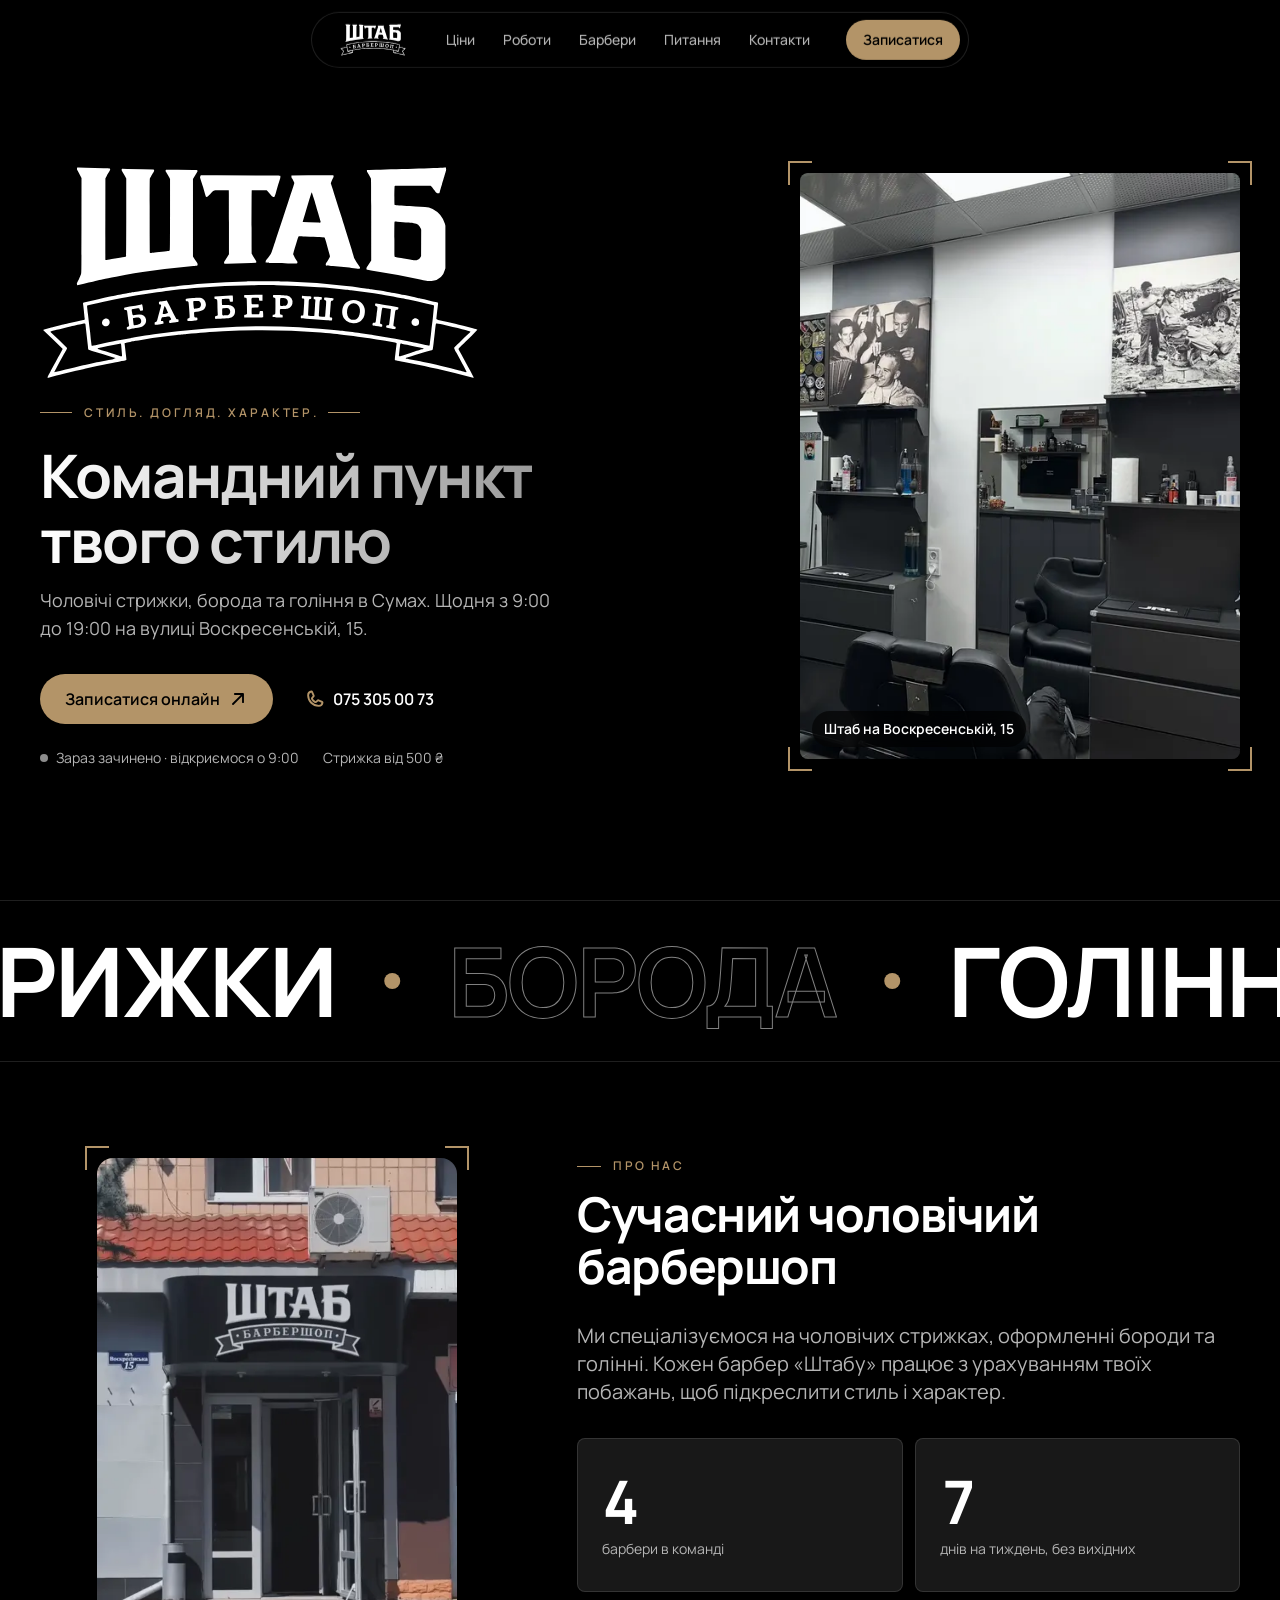
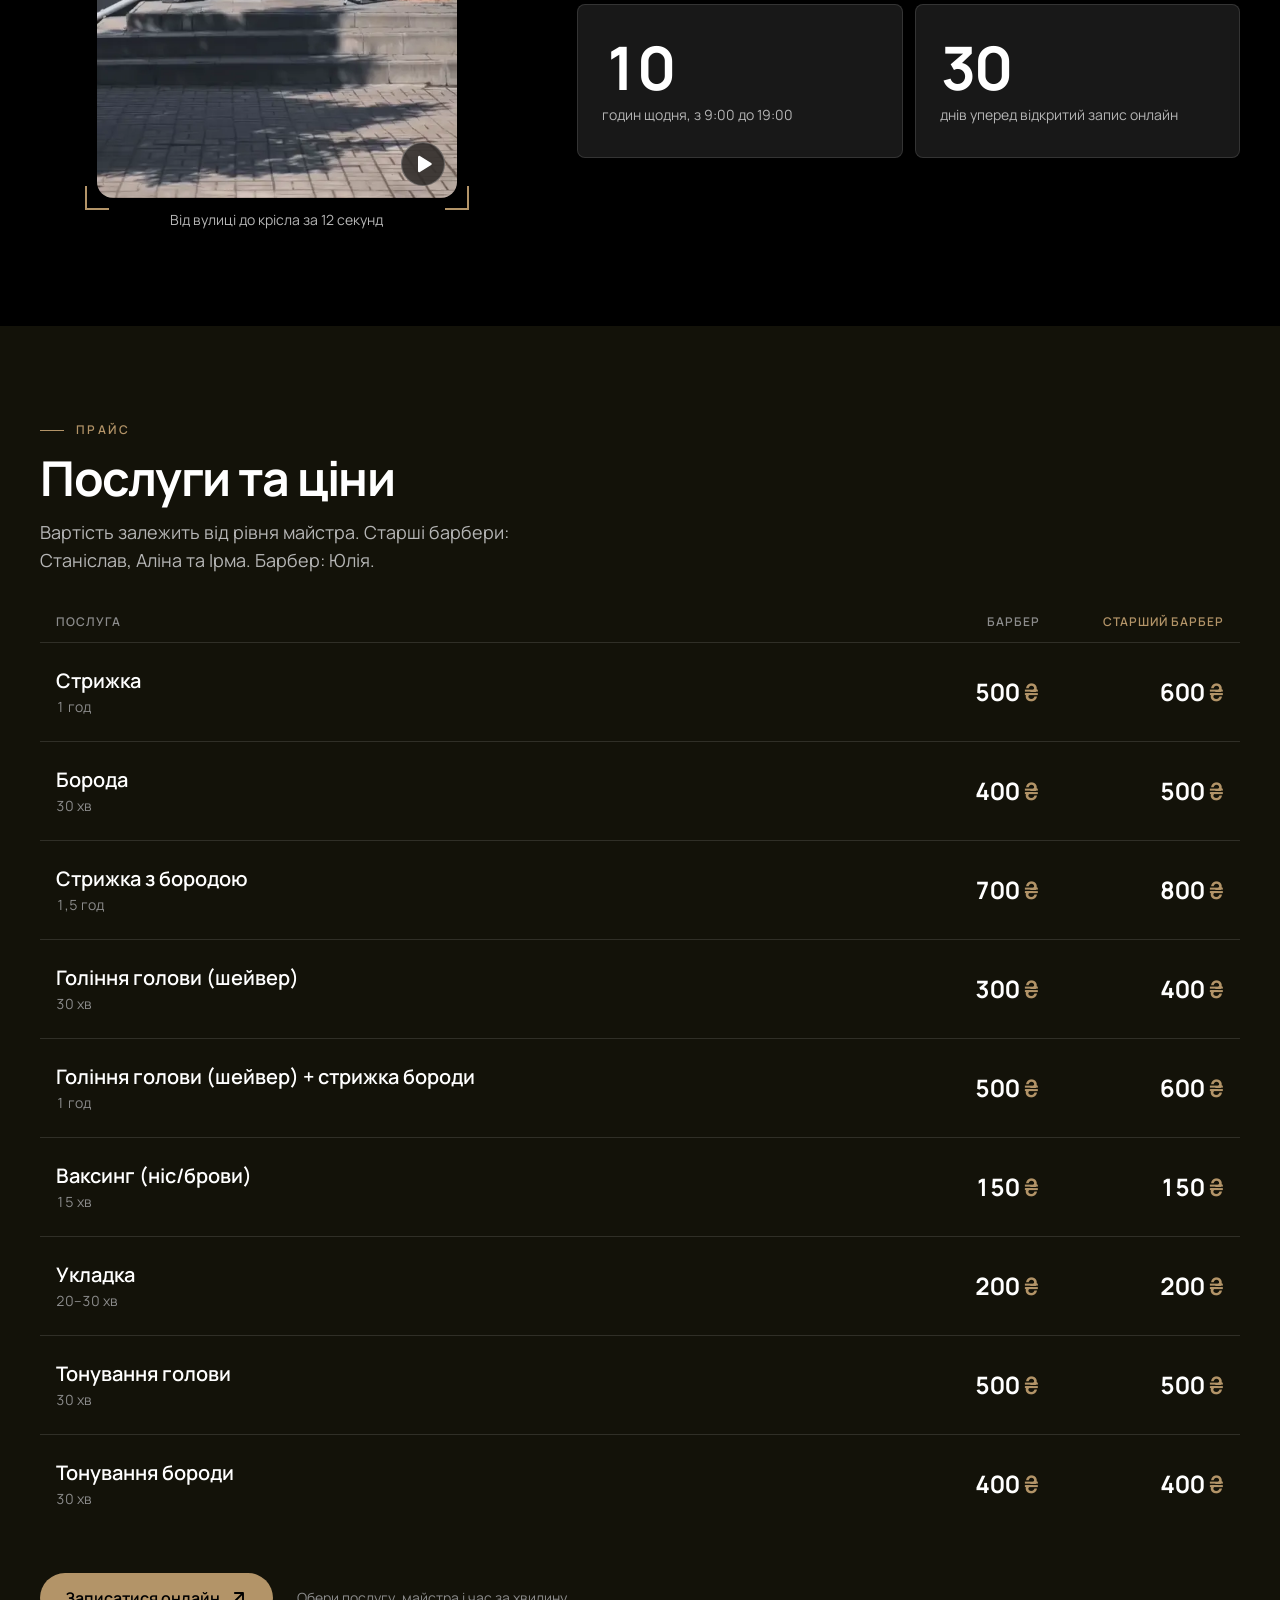
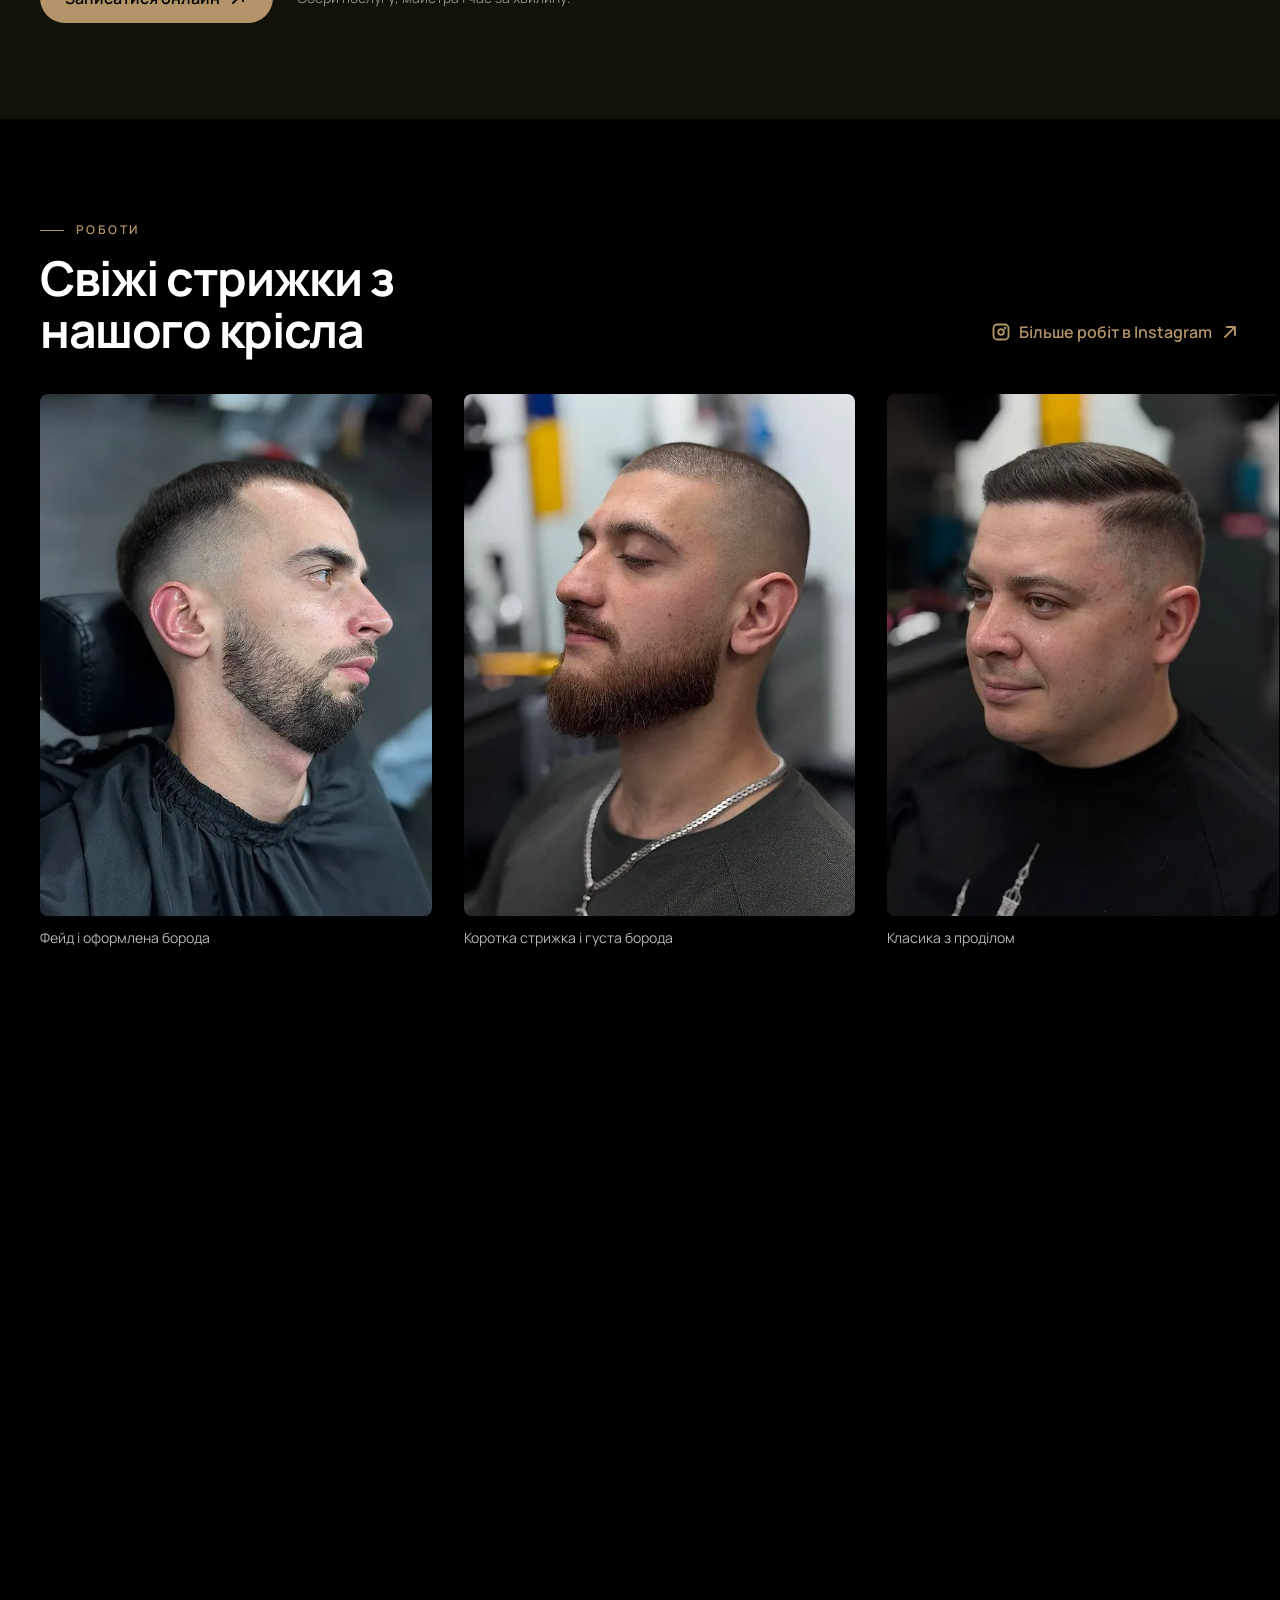
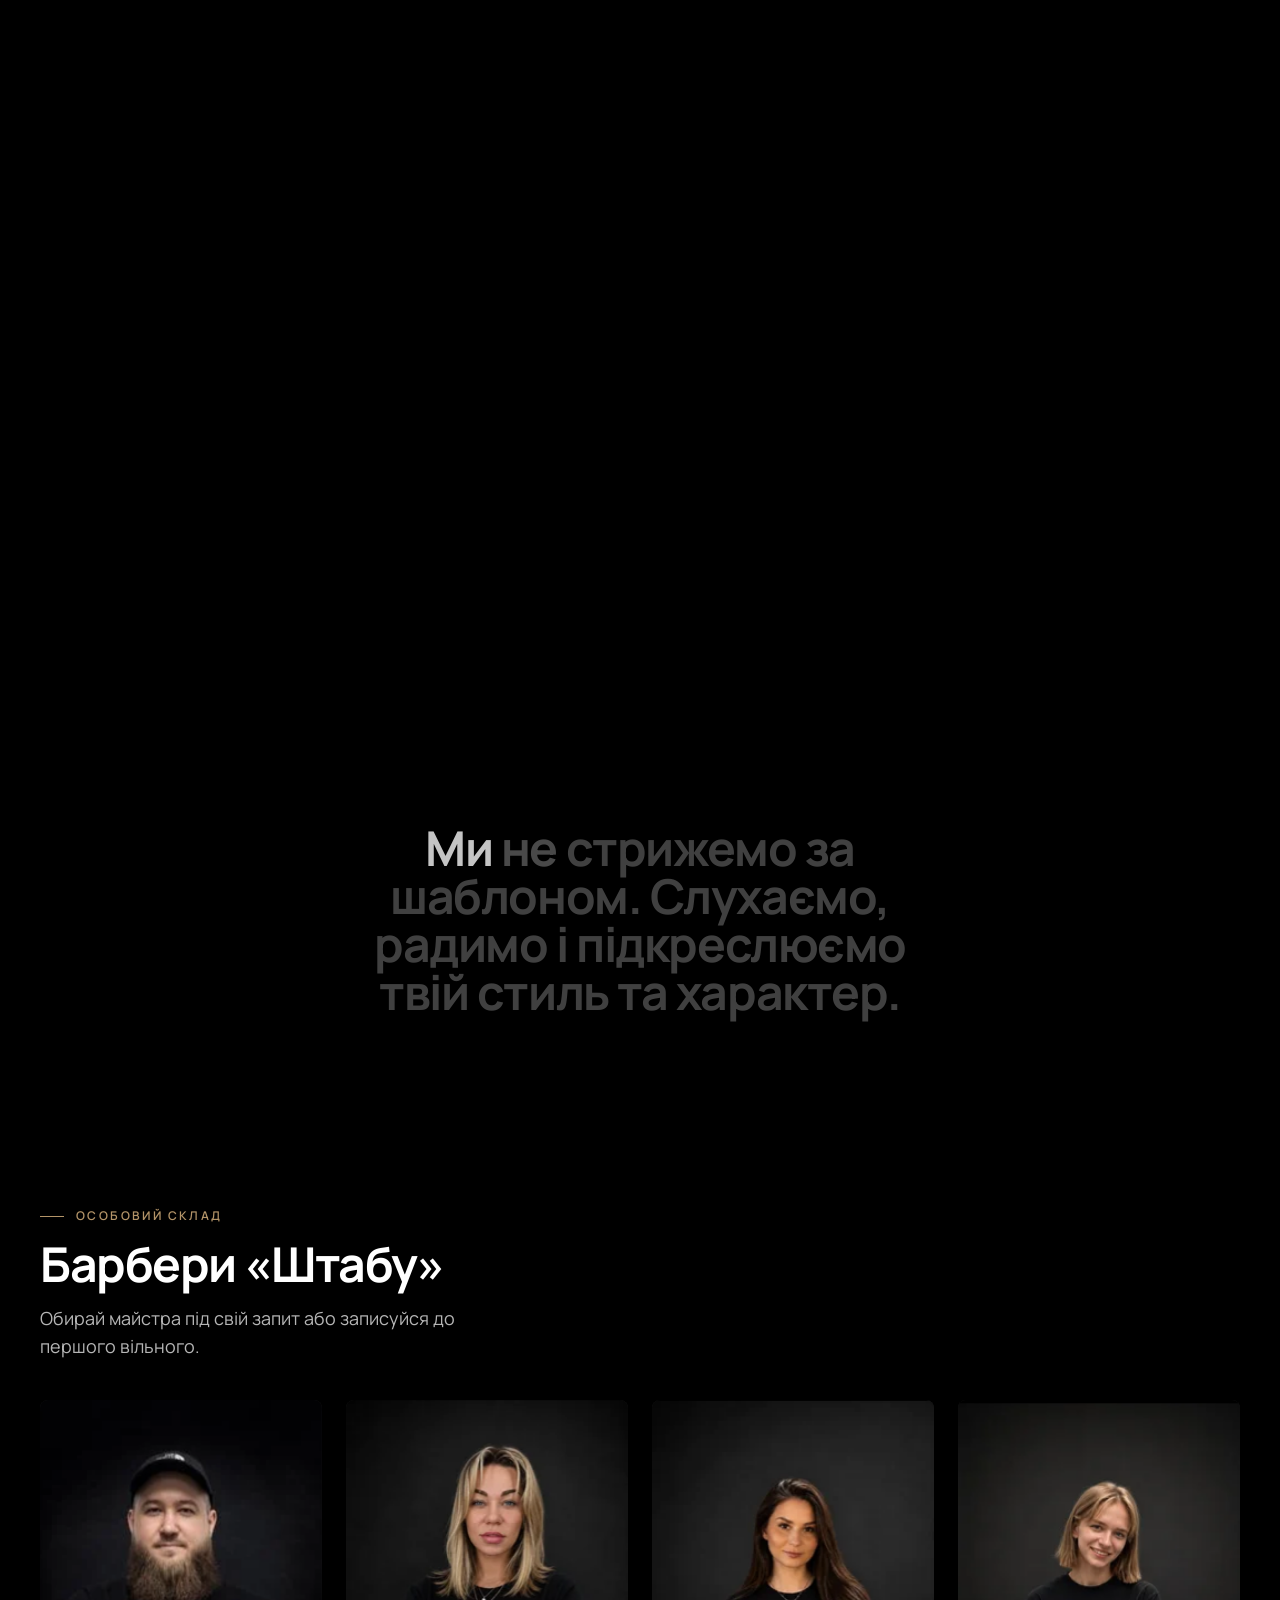
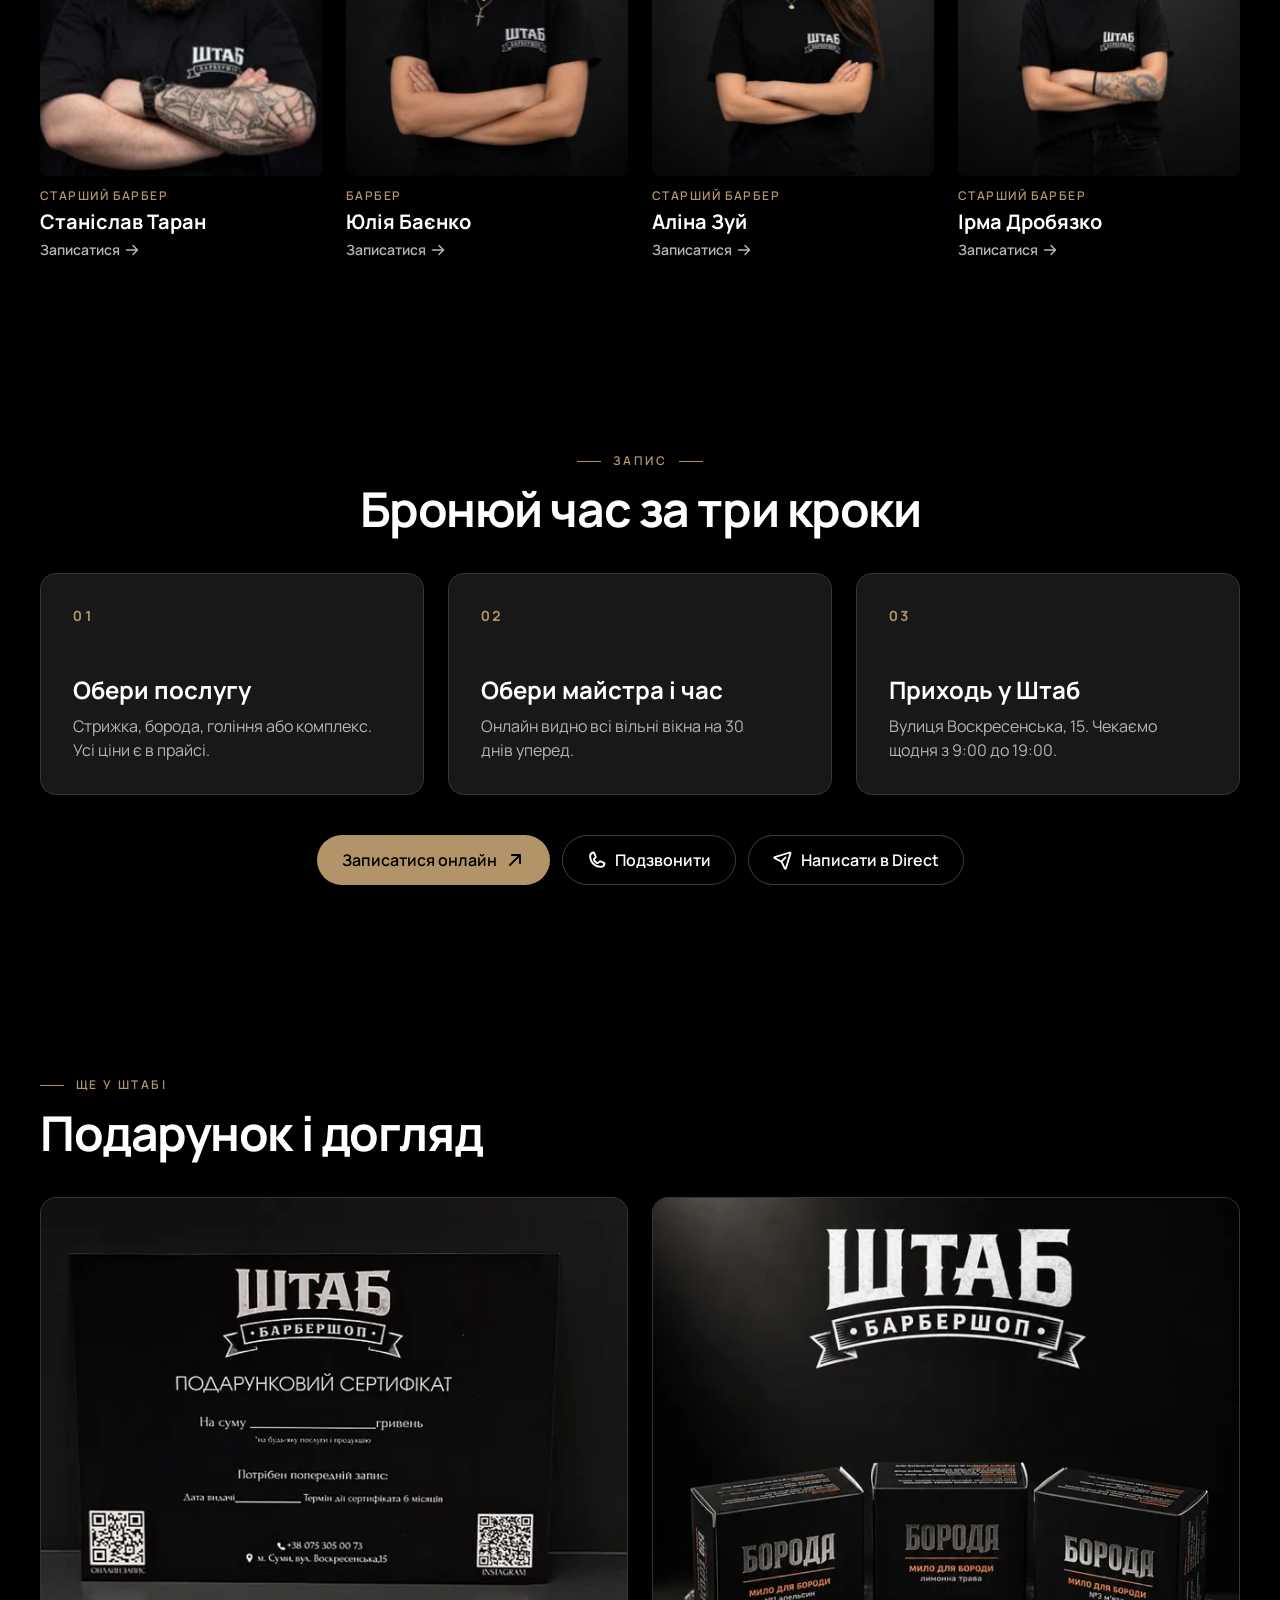
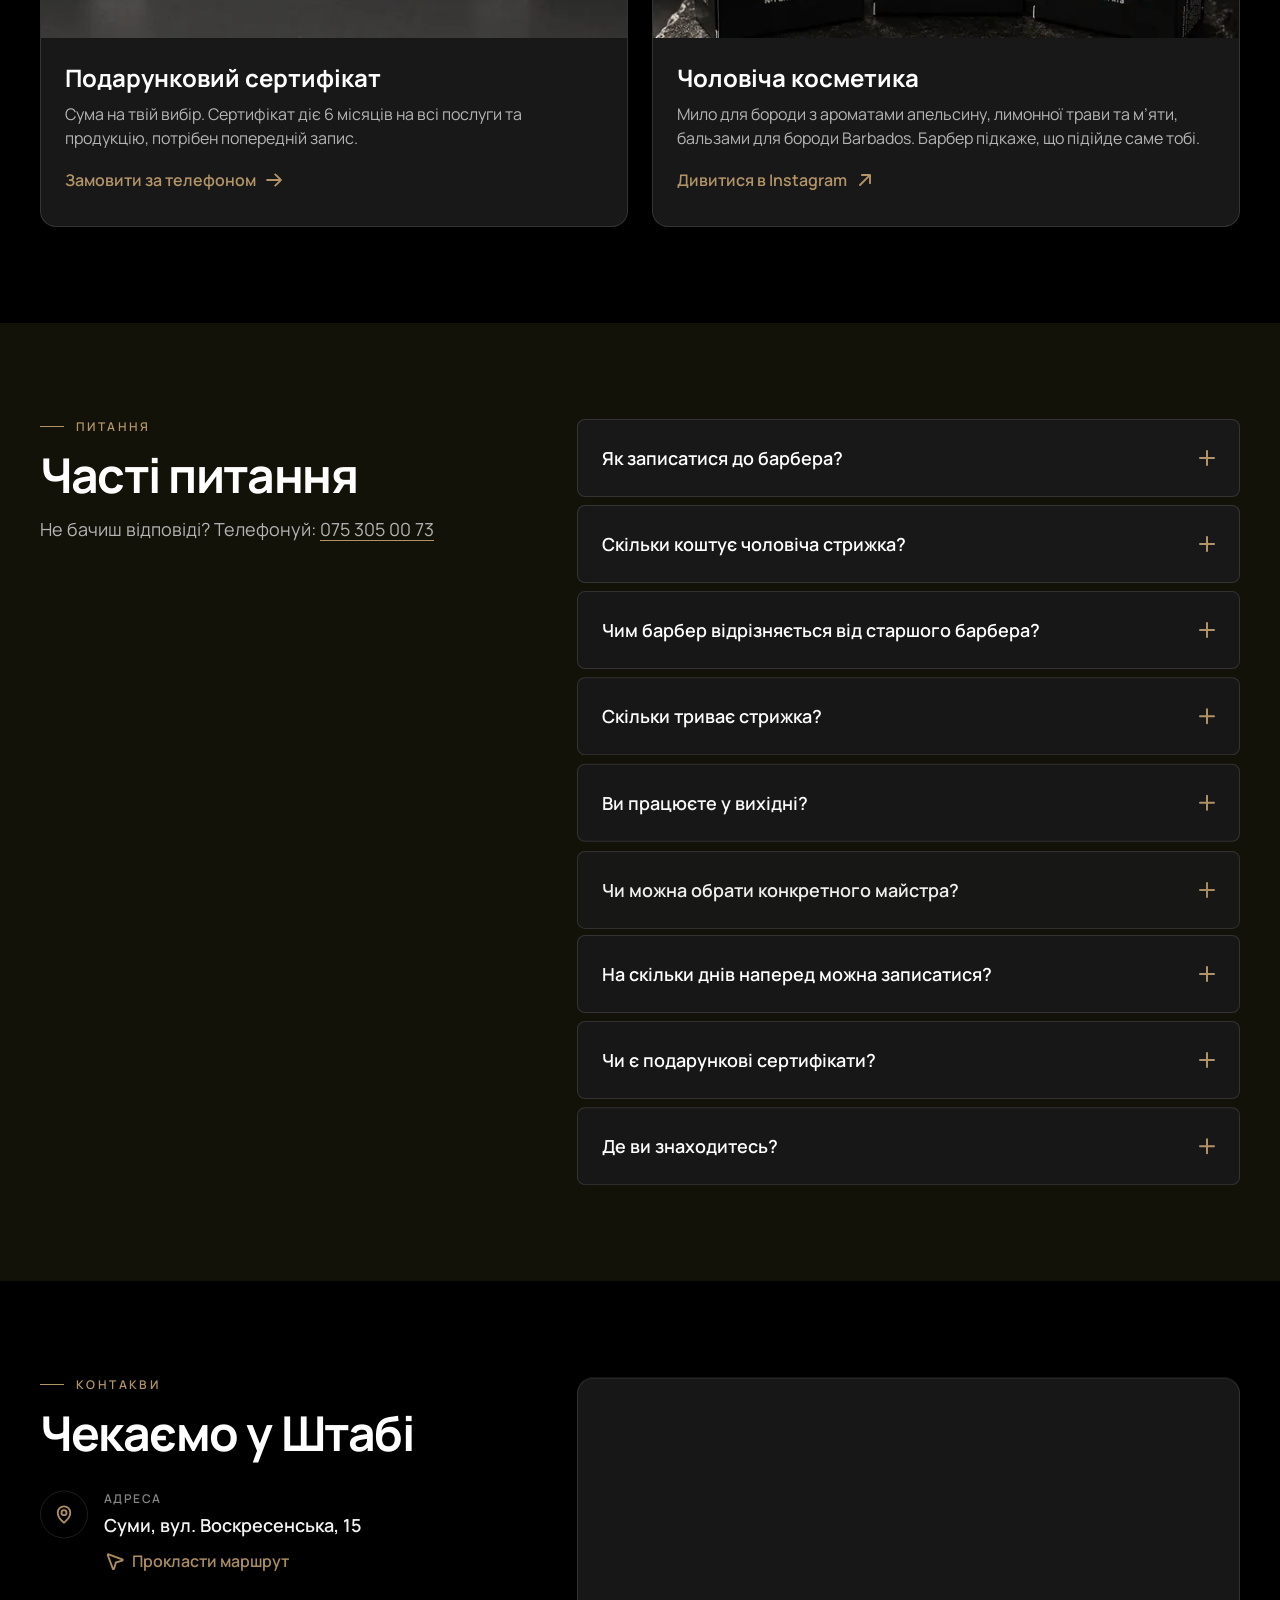
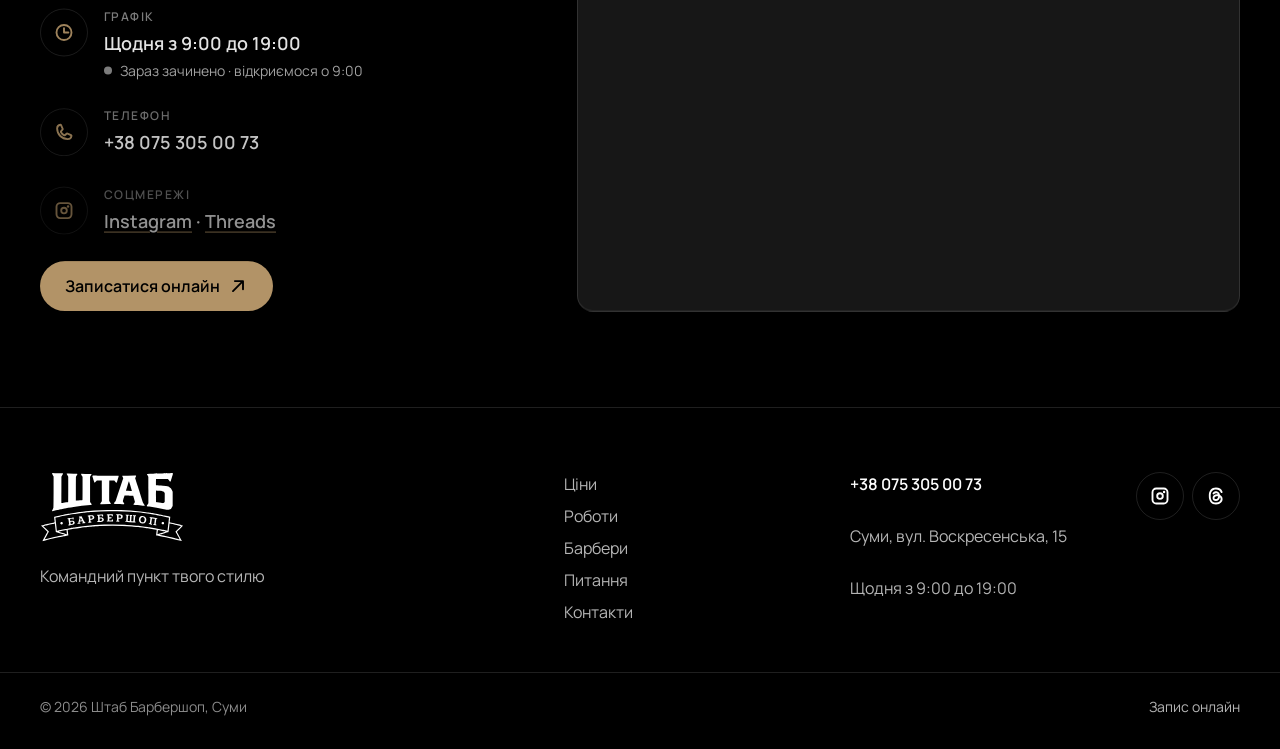
<file: public/index.html>
<!doctype html>
<html lang="uk">
<head>
  <meta charset="utf-8">
  <meta name="viewport" content="width=device-width, initial-scale=1, viewport-fit=cover">
  <title>Штаб Барбершоп · Чоловічі стрижки в Сумах</title>
  <meta name="description" content="Барбершоп «Штаб» у Сумах на вул. Воскресенській, 15. Стрижка від 500 ₴, оформлення бороди, гоління голови шейвером, тонування. Щодня з 9:00 до 19:00, запис онлайн.">
  <meta name="theme-color" content="#000000">
  <meta name="color-scheme" content="dark">
  <link rel="icon" href="assets/img/favicon-32.png" sizes="32x32">
  <link rel="icon" href="assets/img/favicon.svg" type="image/svg+xml">
  <link rel="apple-touch-icon" href="assets/img/apple-touch-icon.png">

  <meta property="og:type" content="website">
  <meta property="og:locale" content="uk_UA">
  <meta property="og:site_name" content="Штаб Барбершоп">
  <meta property="og:title" content="Штаб Барбершоп · Суми">
  <meta property="og:description" content="Командний пункт твого стилю. Стрижки, борода та гоління щодня з 9:00 до 19:00 на вул. Воскресенській, 15.">
  <meta property="og:url" content="https://maksymzui.github.io/shtab.barbershop/">
  <meta property="og:image" content="https://maksymzui.github.io/shtab.barbershop/assets/img/og.jpg">
  <meta property="og:image:width" content="1200">
  <meta property="og:image:height" content="630">
  <meta property="og:image:alt" content="Логотип барбершопу «Штаб» і старший барбер Станіслав Таран">
  <meta name="twitter:card" content="summary_large_image">

  <link rel="preload" href="assets/fonts/manrope-cyrillic.woff2" as="font" type="font/woff2" crossorigin>
  <link rel="stylesheet" href="assets/css/style.css?v=1">
  <script>
    // Hides the hero until the intro timeline takes over; never longer than 3 s if scripts fail.
    document.documentElement.classList.add('js', 'js-anim');
    setTimeout(function () { document.documentElement.classList.remove('js-anim'); }, 3000);
  </script>
  <script defer src="assets/js/vendor/gsap.min.js"></script>
  <script defer src="assets/js/vendor/ScrollTrigger.min.js"></script>
  <script defer src="assets/js/vendor/SplitText.min.js"></script>
  <script defer src="assets/js/vendor/ScrambleTextPlugin.min.js"></script>
  <script defer src="assets/js/main.js?v=1"></script>

  <script type="application/ld+json">
  {
    "@context": "https://schema.org",
    "@type": "BarberShop",
    "name": "Штаб Барбершоп",
    "description": "Чоловічий барбершоп у Сумах: стрижки, оформлення бороди, гоління голови шейвером, тонування та укладка.",
    "telephone": "+380753050073",
    "priceRange": "150–800 UAH",
    "currenciesAccepted": "UAH",
    "address": {
      "@type": "PostalAddress",
      "streetAddress": "вул. Воскресенська, 15",
      "addressLocality": "Суми",
      "addressRegion": "Сумська область",
      "postalCode": "40000",
      "addressCountry": "UA"
    },
    "openingHoursSpecification": [{
      "@type": "OpeningHoursSpecification",
      "dayOfWeek": ["Monday", "Tuesday", "Wednesday", "Thursday", "Friday", "Saturday", "Sunday"],
      "opens": "09:00",
      "closes": "19:00"
    }],
    "sameAs": [
      "https://www.instagram.com/shtab.barbershop/",
      "https://www.threads.com/@shtab.barbershop"
    ]
  }
  </script>
  <script type="application/ld+json">
  {
    "@context": "https://schema.org",
    "@type": "FAQPage",
    "mainEntity": [
      { "@type": "Question", "name": "Як записатися до барбера?", "acceptedAnswer": { "@type": "Answer", "text": "Найшвидше онлайн: обираєш послугу, майстра і зручний час. Також можна подзвонити за номером 075 305 00 73 або написати нам у Direct в Instagram." } },
      { "@type": "Question", "name": "Скільки коштує чоловіча стрижка?", "acceptedAnswer": { "@type": "Answer", "text": "Стрижка у барбера коштує 500 ₴, у старшого барбера 600 ₴. Стрижка з бородою коштує 700 ₴ та 800 ₴ відповідно." } },
      { "@type": "Question", "name": "Чим барбер відрізняється від старшого барбера?", "acceptedAnswer": { "@type": "Answer", "text": "Досвідом, від якого залежить вартість послуг. Старші барбери: Станіслав, Аліна та Ірма. Барбер: Юлія." } },
      { "@type": "Question", "name": "Скільки триває стрижка?", "acceptedAnswer": { "@type": "Answer", "text": "Близько години. Стрижка з бородою займає до півтори години, оформлення бороди близько 30 хвилин." } },
      { "@type": "Question", "name": "Ви працюєте у вихідні?", "acceptedAnswer": { "@type": "Answer", "text": "Так, ми працюємо щодня з 9:00 до 19:00 без вихідних." } },
      { "@type": "Question", "name": "Чи можна обрати конкретного майстра?", "acceptedAnswer": { "@type": "Answer", "text": "Так. Під час запису онлайн обери барбера зі списку. Якщо майстер неважливий, система запропонує першого вільного." } },
      { "@type": "Question", "name": "На скільки днів наперед можна записатися?", "acceptedAnswer": { "@type": "Answer", "text": "Запис онлайн відкритий на 30 днів уперед." } },
      { "@type": "Question", "name": "Чи є подарункові сертифікати?", "acceptedAnswer": { "@type": "Answer", "text": "Так. Сума на твій вибір, сертифікат діє 6 місяців на всі послуги та продукцію. Замовити можна за телефоном 075 305 00 73." } },
      { "@type": "Question", "name": "Де ви знаходитесь?", "acceptedAnswer": { "@type": "Answer", "text": "Суми, вулиця Воскресенська, 15." } }
    ]
  }
  </script>
</head>
<body>
  <svg width="0" height="0" style="position:absolute" aria-hidden="true" focusable="false"><symbol id="i-arrow-up-right" viewBox="0 0 256 256"><path d="M204,64V168a12,12,0,0,1-24,0V93L72.49,200.49a12,12,0,0,1-17-17L163,76H88a12,12,0,0,1,0-24H192A12,12,0,0,1,204,64Z"/></symbol><symbol id="i-arrow-right" viewBox="0 0 256 256"><path d="M224.49,136.49l-72,72a12,12,0,0,1-17-17L187,140H40a12,12,0,0,1,0-24H187L135.51,64.48a12,12,0,0,1,17-17l72,72A12,12,0,0,1,224.49,136.49Z"/></symbol><symbol id="i-phone" viewBox="0 0 256 256"><path d="M224,154.8l-47.09-21.11-.18-.08a19.94,19.94,0,0,0-19,1.75,13.08,13.08,0,0,0-1.12.84l-22.31,19c-13-7.05-26.43-20.37-33.49-33.21l19.06-22.66a11.76,11.76,0,0,0,.85-1.15,20,20,0,0,0,1.66-18.83,1.42,1.42,0,0,1-.08-.18L101.2,32A20.06,20.06,0,0,0,80.42,20.15,60.27,60.27,0,0,0,28,80c0,81.61,66.39,148,148,148a60.27,60.27,0,0,0,59.85-52.42A20.06,20.06,0,0,0,224,154.8ZM176,204A124.15,124.15,0,0,1,52,80,36.29,36.29,0,0,1,80.48,44.46l18.82,42L80.14,109.28a12,12,0,0,0-.86,1.16A20,20,0,0,0,78,130.08c9.42,19.28,28.83,38.56,48.31,48A20,20,0,0,0,146,176.63a11.63,11.63,0,0,0,1.11-.85l22.43-19.07,42,18.81A36.29,36.29,0,0,1,176,204Z"/></symbol><symbol id="i-map-pin" viewBox="0 0 256 256"><path d="M128,60a44,44,0,1,0,44,44A44.05,44.05,0,0,0,128,60Zm0,64a20,20,0,1,1,20-20A20,20,0,0,1,128,124Zm0-112a92.1,92.1,0,0,0-92,92c0,77.36,81.64,135.4,85.12,137.83a12,12,0,0,0,13.76,0,259,259,0,0,0,42.18-39C205.15,170.57,220,136.37,220,104A92.1,92.1,0,0,0,128,12Zm31.3,174.71A249.35,249.35,0,0,1,128,216.89a249.35,249.35,0,0,1-31.3-30.18C80,167.37,60,137.31,60,104a68,68,0,0,1,136,0C196,137.31,176,167.37,159.3,186.71Z"/></symbol><symbol id="i-clock" viewBox="0 0 256 256"><path d="M128,20A108,108,0,1,0,236,128,108.12,108.12,0,0,0,128,20Zm0,192a84,84,0,1,1,84-84A84.09,84.09,0,0,1,128,212Zm68-84a12,12,0,0,1-12,12H128a12,12,0,0,1-12-12V72a12,12,0,0,1,24,0v44h44A12,12,0,0,1,196,128Z"/></symbol><symbol id="i-instagram" viewBox="0 0 256 256"><path d="M128,80a48,48,0,1,0,48,48A48.05,48.05,0,0,0,128,80Zm0,72a24,24,0,1,1,24-24A24,24,0,0,1,128,152ZM176,20H80A60.07,60.07,0,0,0,20,80v96a60.07,60.07,0,0,0,60,60h96a60.07,60.07,0,0,0,60-60V80A60.07,60.07,0,0,0,176,20Zm36,156a36,36,0,0,1-36,36H80a36,36,0,0,1-36-36V80A36,36,0,0,1,80,44h96a36,36,0,0,1,36,36ZM196,76a16,16,0,1,1-16-16A16,16,0,0,1,196,76Z"/></symbol><symbol id="i-threads" viewBox="0 0 256 256"><path d="M188.84,120.46a68.14,68.14,0,0,0-10-6.23c-3.72-21.68-16.41-37.41-35.52-43.2C121.94,64.55,97.29,72.42,86,89.34a12,12,0,0,0,20,13.32c5.47-8.2,19.11-12.08,30.41-8.66a24.72,24.72,0,0,1,14.88,12.24,86.73,86.73,0,0,0-8.86-.45C108.56,105.79,84,125.22,84,152c0,22.9,17.54,39.52,41.71,39.52a52,52,0,0,0,37.23-16c6-6.23,12.88-16.46,15.72-32.07,6.2,6.42,9.34,14.67,9.34,24.59,0,17.74-19.07,44-60,44-45.76,0-68-27.48-68-84s22.24-84,68-84c31.08,0,51,12.42,60.8,38a12,12,0,0,0,22.4-8.62C197.77,38.44,169,20,128,20,68.67,20,36,58.35,36,128s32.67,108,92,108c31.36,0,51.08-12.05,62.11-22.15C203.81,201.28,212,184.14,212,168,212,148.36,204,131.92,188.84,120.46Zm-43.2,38.39a27.9,27.9,0,0,1-19.93,8.67c-8.17,0-17.71-4.06-17.71-15.52,0-15.26,17.84-22.21,34.41-22.21a60.23,60.23,0,0,1,13.51,1.52C155.36,142.93,151.84,152.41,145.64,158.85Z"/></symbol><symbol id="i-navigation" viewBox="0 0 256 256"><path d="M238.7,102.46,62.81,37.21l-.25-.09A20,20,0,0,0,37.12,62.56l.09.25L102.46,238.7A20,20,0,0,0,121.3,252h.35a20,20,0,0,0,18.77-14.12l.09-.29,21.23-75.85,75.85-21.23.29-.09a20,20,0,0,0,.82-38Zm-89.93,38a12,12,0,0,0-8.32,8.32l-19.68,70.29L62.8,62.8l156.26,58Z"/></symbol><symbol id="i-play" viewBox="0 0 256 256"><path d="M240,128a15.74,15.74,0,0,1-7.6,13.51L88.32,229.65a16,16,0,0,1-16.2.3A15.86,15.86,0,0,1,64,216.13V39.87a15.86,15.86,0,0,1,8.12-13.82,16,16,0,0,1,16.2.3L232.4,114.49A15.74,15.74,0,0,1,240,128Z"/></symbol><symbol id="i-pause" viewBox="0 0 256 256"><path d="M216,48V208a16,16,0,0,1-16,16H160a16,16,0,0,1-16-16V48a16,16,0,0,1,16-16h40A16,16,0,0,1,216,48ZM96,32H56A16,16,0,0,0,40,48V208a16,16,0,0,0,16,16H96a16,16,0,0,0,16-16V48A16,16,0,0,0,96,32Z"/></symbol><symbol id="i-send" viewBox="0 0 256 256"><path d="M230.14,25.86a20,20,0,0,0-19.57-5.11l-.22.07L18.44,79a20,20,0,0,0-3.06,37.25L99,157l40.71,83.65a19.81,19.81,0,0,0,18,11.38c.57,0,1.15,0,1.73-.07A19.82,19.82,0,0,0,177,237.56L235.18,45.65a1.42,1.42,0,0,0,.07-.22A20,20,0,0,0,230.14,25.86ZM156.91,221.07l-34.37-70.64,46-45.95a12,12,0,0,0-17-17l-46,46L34.93,99.09,210,46Z"/></symbol></svg>
  <a class="skip-link" href="#main">Перейти до змісту</a>

  <header class="site-header">
    <nav class="nav" aria-label="Головна навігація">
      <a class="nav__logo" href="#top" aria-label="Штаб Барбершоп, на початок сторінки">
        <img src="assets/img/logo.svg" alt="" width="829" height="408">
      </a>
      <ul class="nav__links" role="list">
        <li><a href="#prices" data-nav>Ціни</a></li>
        <li><a href="#works" data-nav>Роботи</a></li>
        <li><a href="#team" data-nav>Барбери</a></li>
        <li><a href="#faq" data-nav>Питання</a></li>
        <li><a href="#contacts" data-nav>Контакти</a></li>
      </ul>
      <a class="btn btn--gold btn--sm nav__cta" href="https://blknt.cc/ae1f47dc" target="_blank" rel="noopener">Записатися</a>
      <button class="nav__toggle" type="button" aria-expanded="false" aria-controls="menu" aria-label="Відкрити меню" data-menu-toggle>
        <span class="nav__toggle-line"></span>
        <span class="nav__toggle-line"></span>
      </button>
    </nav>
  </header>

  <div class="menu" id="menu" hidden data-menu>
    <nav aria-label="Мобільна навігація">
      <ul class="menu__links" role="list">
        <li data-menu-item><a href="#prices">Ціни</a></li>
        <li data-menu-item><a href="#works">Роботи</a></li>
        <li data-menu-item><a href="#team">Барбери</a></li>
        <li data-menu-item><a href="#faq">Питання</a></li>
        <li data-menu-item><a href="#contacts">Контакти</a></li>
      </ul>
    </nav>
    <div class="menu__foot">
      <a class="btn btn--gold btn--lg" href="https://blknt.cc/ae1f47dc" target="_blank" rel="noopener" data-menu-item>
        Записатися онлайн
        <svg class="icon" aria-hidden="true"><use href="#i-arrow-up-right"/></svg>
      </a>
      <a class="btn btn--ghost btn--lg" href="tel:+380753050073" data-menu-item>
        <svg class="icon" aria-hidden="true"><use href="#i-phone"/></svg>
        075 305 00 73
      </a>
      <p class="menu__meta" data-menu-item>Щодня з 9:00 до 19:00 · вул. Воскресенська, 15</p>
    </div>
  </div>

  <main id="main">
    <!-- Hero -->
    <section class="hero" id="top" aria-labelledby="hero-title">
      <div class="container hero__grid">
        <div class="hero__content">
          <div class="hero__logo"><svg role="img" aria-labelledby="logo-title" focusable="false" xmlns="http://www.w3.org/2000/svg" fill="currentColor" viewBox="0 0 829 408"><title id="logo-title">Штаб Барбершоп</title><g fill-rule="evenodd" class="logo-word"><path d="M70.2 6.8c-.8.9-.7 3.8.2 5.2.5.6 2.4 4.2 4.3 7.8l3.5 6.7-.1 89.7c0 89.4-.1 89.6-.7 91.1l-2.1 4.9c-.7 1.8-2.4 5.4-3.6 8-2.3 4.6-2.4 4.7-2.1 6.4l.5 1.9a286 286 0 0 0 21.6-5l7.8-1.8c14-3.2 15.7-3.6 35.5-7.7l5.2-1 3.1-.7 18.7-3.5a815 815 0 0 1 31.3-5.1 1476 1476 0 0 1 95.5-11.6c8.3-.6 8.3-.6 8.1-3.4-.1-1.3-.4-2-1.2-3l-4.3-6.4-3.2-5.1v-146l3.4-5.7 4-6.5c1.2-1.6 1.5-3.3.7-4-.6-.6-1.2-.7-8-.7l-29.1-.3-21.7-.4-.5.7c-.7.8-.4 3.1.5 4 .5.6 5.7 9.5 6.8 11.6l.7 1.4v67.2c0 60.5-.1 67.2-.5 67.6-.7.7-.2.7-14.7 2.2-23.4 2.6-22.2 2.5-22.7 2s-.7-138.1-.2-139.7c.5-1.2 5.6-10.1 7-12.1a6 6 0 0 0 1.2-3.1q.1-2.2-1.8-2.1l-20.1-.4-29.1-.7-9.7-.3-.4.8q-.9 1.6 1.5 5.2l4.2 7.4 2.8 5.2v73.1c0 65-.1 73.1-.5 73.6q-.4.5-11.5 2.3l-15.3 2.7c-11.3 2.1-11.8 2.1-12 1.1-.1-.5-.2-35.1-.1-77l.1-76.1 1.4-2.5 1.4-2.6c0-.3 3-5.5 4.5-7.8q2.5-3.7 1.4-5.4c-.4-.6-1.3-.7-12.3-.9l-16.9-.5-17-.5-13.4-.5q-1.7-.1-2.1.3" class="logo-letter" data-l="sh"/><path d="M303 21.4c-.3.2-.8 1.2-1.1 2.1-.6 1.6-.6 1.7.4 4.6l3.3 10.4 1.9 6 2.1 7.2c2.4 8.3 2.8 9.5 3.5 10.1 1.6 1.3 3.3-.1 11.6-9.3 3.1-3.4 1.4-3.1 16.9-3.2 7.5 0 13.8.1 14 .2.3.1.4 16.9.4 60.4v60.2l-3.2 5.2-4.5 7a6 6 0 0 0-1.5 3.3c-.3 2.4-.1 2.5 5.8 2.3l45.1-1.5 9.4-.2.3-1.2c.4-1.5-.1-2.5-2.3-5.7a118 118 0 0 1-6.2-10.1c-.4-.9-.3-119.3.1-119.6.1-.2 6.4-.3 14-.3h13.8l.8.8 2.5 2.7 6.9 8c1.1 1.2 1.4 1.3 2.8 1.3q1.5 0 2-.5a80 80 0 0 0 3.9-12.3 484 484 0 0 1 6-19.5c1.2-3.5 1.6-6.6.9-7.6-.5-.6-1.5-.7-45.5-.7l-74.3-.3c-23.6-.2-29.4-.1-29.8.2" class="logo-letter" data-l="t"/><path d="m505.5 21.3-31.8.3v2.2c.1 1.7.4 2.3 1.4 3.7.6.9 1.6 2.8 2.2 4.2l1.4 2.9c.7.7.4 2.3-1.3 7.2l-3.3 9.8-2.1 6.5-2.1 6.4c-3.8 11.9-10.1 31-11.1 33.8l-13 39.2c-1 3.5-4.6 14.5-5.2 16l-2.7 8.2a51 51 0 0 1-3.1 8.1l-4.3 5.7-4.3 5.5c-.9 1-1.4 3.7-.9 4.7.4.6.8.6 7.3.6 7.5 0 24.4.5 41 1.1 11.8.4 11.4.5 11.4-2.1 0-1.4-.2-1.9-1.3-3.2A57 57 0 0 1 477 170c0-.9 3.5-13.4 6-21.2l2-6.6c.8-2.6 1.7-5 2-5.3.6-.7.9-.7 12.7-.1 26.6 1.2 36.3 1.8 36.8 2.2a183 183 0 0 1 4.3 14.5l3.9 14.2 1.2 4.2.4 2.3c0 .9-4.7 9-6.6 11.4-1.3 1.7-1.8 4.3-1 5 .5.4 3 .7 13.3 1.6 12.5 1 29.2 2.8 39.5 4.1q9.6 1.2 10.5 1.1c1.2-.3 1.4-2.5.3-4-.5-.5-1.2-1.6-1.7-2.3a98 98 0 0 1-8.8-14.1c-.8-3.1-2.1-7.4-2.8-9.5l-1.8-6.2-2.7-8.8-9.4-30.2-2.1-6.8-1.7-5.5-3-9.5-4.5-14-5.5-17.2-4.6-14.6a192 192 0 0 0-4-12.7l-1.2-3.8c-.3-.6-.5-1.6-.5-2 0-.8 2.8-7.4 4.2-9.8 1-1.7 1.4-4.2.8-4.9-.4-.4-1.6-.5-8.1-.4zm4.6 37.1-2.8 8.9-5.5 18.4-2.6 8.8-2.3 7.5c-2.1 6.7-2.2 7.3-1.1 7.5l10.7.3 15.8.5c7.2.4 7.1.5 6-3l-1.3-4.5-1.3-4.3-2-7a193 193 0 0 1-3.6-12.2l-1.3-4.5-1.1-4-5.5-17.1c-.6 0-.9.5-2.1 4.7" class="logo-letter" data-l="a"/><path d="M763 6.5c-.6.6-86.5 3.3-129.6 4.2q-16.9.3-17.2.6c-.7.8-.3 3 .9 4.8a122 122 0 0 1 5.6 9.9c1.4 2.2 1.3-2.2 1.3 79v76.8l-2.1 3.2-3.4 5.3c-.7 1.2-1.7 2.8-2.3 3.5-1.2 1.5-1.6 4.4-.8 5.1.6.5 5.8 1.5 14 2.6A1448 1448 0 0 1 714 217c18.4 4 20.5 4.2 26.3 3.1a28 28 0 0 0 22.6-20.8l.9-3.1v-79.7l-.9-3.7a46 46 0 0 0-23.1-28 33 33 0 0 0-14.5-3.6l-18-1.2c-13.4-1-32.1-2.2-36.4-2.4-1.8-.1-2.4-.3-2.8-.8-.7-1-.5-35 .2-35.5.6-.3 67.7-.4 68.2 0l2.3 2.7c9.1 12.1 8.4 11.3 11 11.3s2.7-.2 3.4-2.7c.8-3.4 2.8-10.2 3.3-11.5l.8-2.6c.3-1.2 2.2-7.9 4.4-14.8l.6-2.5 1.5-4.9c1.4-4.2 1.5-4.7 1.3-6.8q-.2-2.3-.7-2.7-1-.7-1.4-.3m-94.8 102.4c-.5.4-.5 3.9-.5 32.8 0 30.2 0 32.3.6 32.9s2.1 1 17.2 3.3l11.3 1.9c11 2 10.6 2 12.8 1.5a10 10 0 0 0 7.6-5.9l.8-1.9.1-24.8.1-24.9-.8-2.1c-2.5-6.4-6.1-9.3-13.2-10.2-4-.5-5.4-.6-19.9-1.8l-11.1-1c-4.2-.5-4.4-.5-5 .2" class="logo-letter" data-l="b"/></g><g fill-rule="evenodd" class="logo-ribbon"><path d="M389 221.2a1732 1732 0 0 0-78.2 3.8c-17.6 1.2-42.5 3.7-64.6 6.5l-15 1.9c-5.4.6-19.9 2.6-27.4 3.8l-8.8 1.3-10 1.5-7.3 1.2c-4.8.7-11.1 1.8-11.4 2l-4 .8c-7.6 1.3-19.6 3.6-24 4.5l-4 .8-4.6 1-8.7 1.8-11.3 2.6-8 1.8-12.7 3-6.3 1.6q-1.3.3-1.6.8c-.1.2.1 2.3.4 4.7 1.2 10.1 1.5 12.6 1.8 16.5.2 2.2.5 5.3.8 6.9.4 3.3.3 3.4-2.7 4l-12.2 2.7-15.4 3.5-3.3.7-4.7 1.1c-3.3.8-18.6 4.6-24.5 6.2l-13.4 3.6q-1.4.3-1.7.8 0 .5 2.1 2.5a1406 1406 0 0 1 34.2 33.2q.2.7-1.8 4.1l-3.5 6.3-3.3 6-4.2 7.8-2.7 5-6.2 11.3-1.8 3.4-2.7 5c-2.3 4.7-2.7 6.1-1.4 5.7.3-.2 2.3-.7 4.4-1.2l11.7-3c15.7-4 43.6-10.8 55.3-13.5l21-4.6 9.7-1.9 9.2-1.9a94 94 0 0 0 9.8-2l4.5-.8 8-1.5c2.7-.5 5.3-1 5.7-1.2l4.4-.8q3.8-.5 4.1-1.1.2-.8-.2-4.4l-2.9-24.8c-.5-3.3-1.3-2.9 10.2-5 7.5-1.4 9.6-1.8 11.4-2l4.1-.7 8-1.3a1080 1080 0 0 1 37-5.5l7.4-1 3.8-.5 12.7-1.5c10.6-1.3 14.6-1.7 22.1-2.4l8.7-.8 9.3-.8 8-.7 8.5-.7 8.7-.6 10.2-.7 14.6-.8a1347 1347 0 0 1 184.7 2.5l9.2.8c11.3.9 19.7 1.8 27.5 2.7l7.1.8 17.7 2.2 8.5 1.1 7.5 1 6.7 1 8 1.2 13 2 10.1 1.6 6.2 1.1 18.3 3q1.5.2 2.5 1c.8.7.8.7.4 3l-.7 5.6-1.3 11c-.6 4.3-1 8.8-1.1 10.2l-.1 2.5 1.3.4c.7.3 2.7.7 4.3.9l6.6 1.2 5.3 1a1335 1335 0 0 1 38.3 7.7l11.4 2.5 12.3 2.6a2443 2443 0 0 1 67.9 16.8q2.1.3.3-2a239 239 0 0 0-10.3-19.4l-9.4-17.6-1.2-2.2-1.8-3.2-3.5-6.3c-1.6-3.1-1.7-3.3-1.2-4 .8-1.1 5.7-6.1 13.3-13.4a341 341 0 0 0 22-22.2c-.3-.2-5.1-1.7-8.6-2.6l-10.8-3-7.2-1.9-8.3-2-6.9-1.7-10.3-2.4-6.5-1.5-15.5-3.4c-2.9-.7-3.5-1.2-3.2-2.6l.7-6.5 1-9q1.5-10.4 1.5-12.8v-1.5l-2.2-.7c-3.4-1-6.9-1.9-15.1-3.7l-9-2.1-7.5-1.7c-1.4-.2-2.9-.6-8.2-1.8-5.1-1.3-7.5-1.8-10-2.2l-10.7-2.2c-13.7-2.8-28.9-5.6-34.6-6.5l-6-1-6.2-1-4.2-.7-3.8-.6-8.5-1.3c-4.6-.8-8.1-1.2-24.2-3.4l-12-1.5-10.6-1.3a1300 1300 0 0 0-111.2-8.1c-5.6-.3-65.5-.6-77-.4m9.8 7.2a1238 1238 0 0 0-101.1 4.9c-18.2 1.4-49.4 4.6-60.4 6.2l-7.8 1-9 1.2-18.5 2.8-6 1a536 536 0 0 0-26 4.2l-7.3 1.3-8.4 1.5-14.5 2.9a464 464 0 0 0-22 4.6l-8 1.7-8.8 2-8.5 2-3.5 1.1c-.5.4-.5 1 1.5 17.2l1.2 10.8 1.2 10.2.8 6.5.8 6a329 329 0 0 0 2.7 24.6c.3.7 1.2.7 3.8 0l3.6-.8 5.6-1.2 8.3-1.9 6-1.4 7-1.4 7.5-1.6 6.2-1.1 6.3-1.2 18.7-3.3 2.9-.6c2.8-.7 12.5-2.4 19.6-3.4l5.6-.9 7.9-1.1 8.6-1.4 11-1.5 11.4-1.5 10.6-1.3 12-1.5a1440 1440 0 0 1 110.9-8.3 1235 1235 0 0 1 117.6 1l11.4.6a970 970 0 0 1 54.1 4.4l9.2 1c3.9.3 9.4.9 12.2 1.3l8.8 1.2c5.6.6 13.7 1.7 20.3 2.7l16.4 2.3 4.3.6 4.2.7a666 666 0 0 1 34 5.7l6.1 1.1 14.4 2.7 7.5 1.5 6.6 1.3 6.7 1.4 5.5 1.1 12.3 2.9c5.1 1.2 9.9 2.2 10.7 2.2q1.3 0 1.3-2.1l.5-4.8a614 614 0 0 0 3-26.5 569 569 0 0 0 3.9-34.8c.2-.9.4-3.1.5-4.7l.2-3.1-1.1-.4-3.3-.8-8.8-2a851 851 0 0 0-34.9-7.7c-4.2-1-7-1.5-12.5-2.5l-8.5-1.6-8-1.6-14.6-2.6-7-1.2-14.5-2.3a1060 1060 0 0 0-43-5.9c-1.8-.2-6.2-.8-9.8-1.1l-12.4-1.4-27.5-2.5-11.5-.8a1302 1302 0 0 0-79.8-3.7c-13.7-.3-17.6-.3-46.4.1M82.6 300.5l-2.1.5c-2.9.5-14.8 3.2-23.2 5.2l-6.1 1.5-8.9 2.1a136 136 0 0 1-11 2.7l-3.3.8a40 40 0 0 0-8 2.4c-.4.6-.1.9 3.7 4.5l12.6 12.1 11.9 11.5c1.5 1.5 2.8 2.9 2.8 3.2 0 .5-3.5 7.5-4.3 8.5l-1.3 2.2-3.3 6a599 599 0 0 0-11.9 22.1c-3.3 5.9-3.3 5.8-3 6.2s.9.4 5.8-.9c6-1.6 14-3.6 19.7-4.9l12.3-3 10.5-2.5 5.8-1.4c4.1-1.1 10.9-2.6 16-3.6l9.7-2c10.4-2.2 28-5.7 30.5-6 3.7-.6 4.3-.8 4.3-1.5q0-.7-1.1-1l-2.4-.6a479 479 0 0 1-20.6-6.4l-5-1.5-13-4.1c-8.8-2.5-9-2.7-9-3.9 0-1.3-.7-8.5-1.2-12l-1.3-11.9-1.4-12-.8-7.5c-.3-4.3-.6-5-2.1-5zm663.4.4-.7 3.8-.8 6.8-.8 7.3-.7 6.2-.7 5.8-.8 7.2-1 7.6c-.4 4-.9 5.1-2.5 5.1-.3 0-2.1.4-4 1l-5.2 1.5-5.1 1.5-6.2 2-4.5 1.3-4.8 1.5-8.5 2.7-8 2.5c-1.3.4-2.4.8-2.5 1-.4.6.9 1.2 2.9 1.4l3.4.6 5.2 1 15.6 3 5.7 1.2a576 576 0 0 1 25 5.4l9 2.2 18 4.3 8.5 2.2c10.5 2.6 17.2 4.3 18.7 4.9 2.8 1 3.1.1 1-3.5l-3.1-6-2.5-4.6c-.9-1.4-1.8-3.1-6.4-11.8l-5-9.2a38 38 0 0 1-5-10.2c.4-.7 22.8-22.7 27.1-26.6q3.8-3.6 3.6-4.1c-.1-.7-2.6-1.5-15.7-4.7l-8-2-9.4-2.2-13.5-3.2q-12-2.8-16.4-3.3c-1.3-.2-1.6-.1-1.9.4m-595.7 37.6-5 1.1a866 866 0 0 0-34.7 7.2c-2.8.4-2.6 1.7.2 2.4l5 1.5 9 2.8 6.9 2.2 6 1.8 10.1 3.2c4.8 1.6 6 1.9 6.4 1.6.6-.5.6.3-.5-12.3l-.7-8.7q0-1.7-.7-2.3c-.6-.6-1.6-.9-2-.5m528.9.3q-.5.3-.8 3.2l-.9 7.5-1 8.3-.3 4.1c.4.9.4.8 13.1-3.2l10-3.2 3.7-1.2c3.9-1.3 15.9-4.9 17.1-5.1 1.5-.3 2.9-1.3 2.4-1.9-.2-.2-1.4-.5-2.7-.7-1.2-.1-3-.5-3.9-.7l-5.4-1.2-13.3-2.9q-6.3-1.3-9.5-1.8c-1.2-.2-3.4-.6-4.8-1-3.1-.8-3-.8-3.7-.2" class="logo-frame"/><path d="M122.1 291.6q-4.6 1.7-5.2 5.9c-.7 4.8 3 8.5 8 8.1 4.7-.4 7.8-6 5.8-10.4-.8-1.8-1.9-2.8-4.1-3.5-2.3-.8-2.3-.8-4.5-.1" class="logo-char"/><path d="M191 264.5a362 362 0 0 1-22.3 4.1l-6.2 1.3c-4.2.7-4.3.8-4 2.9.3 2.3.6 2.5 2.7 2.5 2.3 0 2.8.6 3.2 3.9l.6 5 .8 6c.8 6 1.9 12.9 2.1 13.5.3 1.2-.8 2.6-2.4 3-.8.2-1.7.6-1.8 1-.5.8 0 4 .6 4.2.3.1 2.6-.2 5.2-.7 8.2-1.6 9.3-1.8 11-2 5.5-.7 11.3-2.4 13.7-4a12 12 0 0 0 5.5-12.5c-1.7-8.8-9.1-11.2-23.7-7.8-1.5.3-1.8-.5-2.6-5.5-1-5.7-.9-5.8 2.3-6.2l5.3-.9c5.6-1.1 6-1 6.8 2 .7 2.2 1.2 2.6 2.7 2.1q1-.4 2.1-.4c1.8 0 1.8-.4 1.1-5.6-.4-2.5-.9-4.9-1.1-5.3-.2-.7-1.2-1-1.6-.6m-12 25.4c-3.5.7-3.6.7-3.8 1.3-.1.3 0 2.1.3 3.9l.7 5.7c.2 1.8.7 3.2 1.3 3.2l4-.7c7.3-1.2 9.6-3.4 9.1-8.4q-.5-3.1-2.9-4.7c-1.4-1-4.9-1.1-8.7-.3" class="logo-char"/><path d="m237.3 257.7-6.8 1c-3.4.4-6.1.9-6.2 1.1q-.3.5-.3 2.2-.1 3.2 2 2.6 1-.3 1.7.4c.9.7.8 1.2-2.5 12.8l-2.2 8-1.7 6.5c-1 3.9-1.6 4.8-3.1 5.2l-1.8.6c-.6.4-.5 4.4 0 4.9.4.2 2.2.1 7.3-.7 10.1-1.5 9.2-1.2 9-3.1-.2-2.6-.7-3.2-2.9-3.2q-2 0-1.9-.6c-.3-.9 1.2-6.1 1.8-6.4.8-.5 13.3-2.1 14.2-1.8.7.1 3.1 4.2 3.1 5.2q-.2 1.2-2.4 1.9c-1.4.5-1.4.5-1.3 2.9.1 2.6.3 2.7 4.9 2l8-1c5-.5 5.2-.6 4.9-3.2-.2-2.1-.4-2.3-2.1-2.3q-1.2 0-2.1-.7a218 218 0 0 1-9-17.2 325 325 0 0 0-8.8-17c-.6-.5-.6-.5-1.8-.1m-3.1 10.7-.3 1.3-1 4.1a33 33 0 0 0-1.7 8.4c.3.6 1 .6 5.6-.1 4.8-.7 4.9-.8 3.6-3.5l-1.7-3.8q-2.7-6.9-3.7-6.8-.6 0-.8.4" class="logo-char"/><path d="M288 252.7c-8 .7-12.7 1.3-13.2 1.7s-.2 3.2.2 3.8q.5.4 2 .5c3.2.3 2.9-.8 4.2 16.8 1.1 15.4 1.2 14.5-1.5 15q-2.6.3-2.1 3.1c.3 2.8-.5 2.7 11.6 1.6 7.7-.8 7.3-.6 7.4-3.1s-.1-2.7-2.9-2.8c-2.8-.2-3.1-.6-3.3-6-.2-4.7-.4-4.5 5-5 10.5-.9 15.2-4 17-11.1 1-4.1-1.2-10.2-4.6-12.6-3.8-2.7-7.1-3-19.8-1.9m2.6 5.5c-2 .3-2 .4-1.4 7.3.7 7.9.4 7.5 5.3 6.9 4-.5 5.7-1 7-2.4 2.7-2.9 2.4-8.5-.7-10.9-1.2-.9-1.4-.9-5.1-1z" class="logo-char"/><path d="m351.7 248.2-14.7.8-8.1.5c-.4.3-.3 4 .2 4.4q.5.3 2 .5t2.2.7c.7.8 1 3.9 1 11.7 0 3.7.2 9.3.4 12.4l.3 5.6-.8.8q-.9.7-2.2.7a3 3 0 0 0-1.8.6c-.7.6-.7 4.2-.1 4.7s3.2.3 21.4-.9c5.7-.4 8.3-1.1 11.1-3 3.5-2.3 4.9-5.3 4.9-10.2q.1-6.9-5.8-10c-3.2-1.7-4.9-2-12-2-5.3 0-6.5-.1-6.7-.5a49 49 0 0 1-.3-10.1c.3-.4 4.5-.8 10.2-.9 3.9 0 4.1.1 4.4 2.8q.1 1.7.5 2.2c.7.5 5.1.5 5.6 0s.1-10.7-.5-11.1a51 51 0 0 0-11.2.3m-5.9 23.4c-2.5.2-2.5.1-2.5 6.8 0 7.5-.3 7.1 5.6 6.8 4.6-.2 6.1-.6 7.7-2.3 2.7-2.8 2.2-8.4-.9-10.4-1.1-.8-1.7-.9-4.7-1z" class="logo-char"/><path d="M392.9 246.6q-7.2 0-7.8.4c-.6.5-.6 3.7 0 4.4q.5.5 1.9.7c2.7.3 2.6-.4 2.9 15.8l.2 14.4-.9.8q-.8 1-2.3.9c-2 0-2.3.5-2.2 3.1l.1 2.1 17.7-.1c13.2-.1 17.7-.2 17.9-.5s.2-2.8.1-5.8c-.3-6.3-.2-6.2-3.6-6-2.8.2-3.1.4-3.4 3.3-.4 3.2-.4 3.2-7.8 3.2-5.9 0-6.4 0-6.7-.6a48 48 0 0 1 .1-12q.2-.3 6.2-.4c4.2 0 6-.1 6.3-.4.6-.6.5-5-.1-5.6-.4-.3-1.8-.3-6.1-.2-4.4.2-5.7.2-6.2-.2s-.6-1.1-.7-5.3c-.2-6.8-.6-6.4 6.9-6.5 6.9-.2 7.3 0 7.3 2.9 0 2.6.6 3.1 3.8 2.7l2.7-.2v-11h-9.5z" class="logo-char"/><path d="M439.5 246.8c-.6.3-.7 4-.1 4.4.2.2 1.1.5 1.9.6 2.6.3 2.4-.8 2.3 15.9-.1 17.1.1 15.9-3.2 16.3l-1.9.2-.2 2-.1 2.3c.3.7 17.8 1.3 18.8.7q.3-.4.3-2.2c0-2.4-.5-3-2.4-3-2.7 0-2.9-.4-2.9-5.4 0-2.5.1-4.7.3-4.9.3-.4 1.5-.5 6.8-.5 5.8 0 6.6-.1 8.1-.8 4.9-2 7.3-4.7 8.3-9a12.5 12.5 0 0 0-10.3-15.7c-4-.7-24.7-1.5-25.7-.9m13.4 6.6c-.4.6-.5 2.1-.6 6.9 0 5.7 0 6.2.6 6.6.9.7 9.2.5 10.6-.3 4.3-2.3 4.8-9.2.8-12.3-1.4-1.1-3.8-1.6-8.2-1.6-2.5 0-2.8 0-3.2.7" class="logo-char"/><path d="M493.7 249.2c-.5 1.2-.4 3 .1 3.6q.6.4 1.8.6c2.5.5 2.6.7 2.1 8.4-1 18-1.4 22.7-1.7 23.1q-.6.4-2 .4c-2.2 0-2.7.6-2.7 3q0 1.9.5 2.3c.2.2 4.8.6 10.2.9l13.2.9 25.5 1.9c10 .7 9.6.8 9.6-1.3l.2-1.9c.3-.9-.6-1.8-1.9-1.8q-1.1 0-1.9-.5c-.9-.6-.9-.2.1-13l.9-11.5c.4-6.2.6-6.6 2.7-6.6q2.6 0 2.6-2.8 0-1.3-.4-1.8c-.2-.2-2.5-.5-5.1-.8l-8-.7c-3.8-.3-4.2-.1-4.2 2 0 2.2.3 2.7 1.9 3.1q1.3.4 1.8.8c.5.6-.3 14.5-1.2 22.2l-.5 5.7c0 2.6-.1 2.7-5.3 2.3l-5.2-.4q-2 .2-1.4-4.1l.6-8.4c1.2-19.7 1.1-18.8 3-18.8q.9 0 1.4-.6c.8-.8.9-4 .3-4.4-.6-.3-5-.7-10.7-.8h-4.2l-.1 2.1c-.1 2.3.2 2.7 1.5 2.7 1.5 0 1.9 1 1.5 4.1-.2 1.5-.4 5-.5 7.7l-.5 8.5-.6 7.1c-.1 2.9-.3 3.7-.7 3.9-.5.3-8.8-.1-10.3-.5-1.1-.2-1.2-1-.6-10.2l.7-13.3c.3-7 .6-8 3.1-8 1.2 0 1.6-.4 1.8-2.5.4-2.6.4-2.6-6.3-2.8l-8.4-.5c-2.4-.2-2.4-.2-2.7.7" class="logo-char"/><path d="M584.5 257c-6.3 1.8-11.1 6-13.2 11.6-3.9 10.5-1.8 20.6 5.6 26.7q5.3 4.4 13.1 4.6 12.4.5 18.4-8.8c1.7-2.6 2-3.5 3.1-7.7 2.6-10-1.7-20.2-10.5-24.6a26 26 0 0 0-16.5-1.8m2.1 6.1q-6.2 3.1-7.8 11.5c-1.4 8.2.8 14.8 6.1 17.9 1.5.9 1.8 1 5.4 1 4.5 0 5.6-.4 7.9-2.7 3.3-3.3 5.3-10.7 4.5-16.6q-1.1-8-7.3-10.9a11 11 0 0 0-8.8-.2" class="logo-char"/><path d="M631.7 263.1c-.5.5-.5 3.7.1 4.2l1.7.7c2.4.6 2.5.9 2 5.7-.2 2.3-.6 4.8-.8 5.6-.2.9-.4 2.4-.4 3.4s-.2 3.1-.5 4.7l-.9 6.8c-.6 4.7-.9 5.1-3.6 5.1-2.2 0-2.4.2-2.8 2.7q-.3 1.6.2 1.8c.5.4 3.9 1.1 6.1 1.3l4.5.7c7.2 1.3 7.2 1.3 7.5.1q1-3.9-1.7-4.4c-2.7-.5-2.7-.9-1.8-7.1l1.9-13.5c1.4-10.1 1.5-10.4 3.3-10.1l11.6 2c2.9.5 3 .5 3 1.6a417 417 0 0 1-2.8 24.1c-.5 4.8-.9 5.5-3.3 5.3q-2.5-.5-2.8 2.4c-.2 2.1.2 2.4 3.8 2.9l7 1.3c2.1.4 4.4.7 5.1.7 1.3.1 1.3.1 1.8-1.6.6-2.3.3-2.7-1.5-3.2-2.8-.8-2.9-1.1-1.8-8.8l2.6-19.6q.3-4 3.2-3.4c2 .3 2.5-.2 2.8-2.6.2-2.2.1-2.4-3.2-2.7l-4.8-.7q-16.4-3-25.5-4.4c-2-.2-4.6-.7-5.9-.9-2.9-.6-3.5-.7-4.1-.1" class="logo-char"/><path d="M704.3 291.5c-5.4 2.6-5.8 9.3-.7 12.8 1.8 1.3 5.4 1.2 7.3 0 2.6-1.8 3.3-3 3.3-6.3 0-3.6-.8-4.9-4-6.4-2.5-1.1-3.5-1.2-5.9-.1" class="logo-char"/></g></svg></div>
          <p class="hero__motto">
            <span class="hero__motto-line" aria-hidden="true"></span>
            <span class="hero__motto-text">Стиль. Догляд. Характер.</span>
            <span class="hero__motto-line" aria-hidden="true"></span>
          </p>
          <h1 class="hero__title" id="hero-title">Командний пункт<br> твого стилю</h1>
          <p class="hero__lead">Чоловічі стрижки, борода та гоління в Сумах. Щодня з 9:00 до 19:00 на вулиці Воскресенській, 15.</p>
          <div class="hero__actions">
            <a class="btn btn--gold btn--lg" href="https://blknt.cc/ae1f47dc" target="_blank" rel="noopener">
              Записатися онлайн
              <svg class="icon" aria-hidden="true"><use href="#i-arrow-up-right"/></svg>
            </a>
            <a class="hero__phone" href="tel:+380753050073">
              <svg class="icon" aria-hidden="true"><use href="#i-phone"/></svg>
              075 305 00 73
            </a>
          </div>
          <ul class="hero__facts" role="list">
            <li><span class="status-dot" data-open-dot aria-hidden="true"></span><span data-open-status>Щодня з 9:00 до 19:00</span></li>
            <li>Стрижка від 500&nbsp;₴</li>
          </ul>
        </div>

        <figure class="hero__media">
          <div class="hero__frame">
            <picture>
              <source media="(min-width: 1024px)" srcset="assets/img/hero-desktop-600.webp 600w, assets/img/hero-desktop-900.webp 900w" sizes="440px" width="900" height="1200">
              <img src="assets/img/hero-720.webp" srcset="assets/img/hero-720.webp 720w, assets/img/hero-1080.webp 1080w" sizes="(min-width: 560px) 480px, calc(100vw - 32px)" width="1080" height="810" alt="Зала барбершопу «Штаб»: крісла, дзеркала, стіна з шевронами та архівні фото" fetchpriority="high" decoding="async">
            </picture>
          </div>
          <span class="corner corner--tl" aria-hidden="true"></span>
          <span class="corner corner--tr" aria-hidden="true"></span>
          <span class="corner corner--bl" aria-hidden="true"></span>
          <span class="corner corner--br" aria-hidden="true"></span>
          <figcaption class="hero__chip">Штаб на Воскресенській, 15</figcaption>
        </figure>
      </div>
    </section>

    <!-- Services ticker -->
    <div class="marquee" aria-hidden="true" data-marquee>
      <div class="marquee__track">
        <div class="marquee__group">
          <span class="marquee__item">Стрижки</span><span class="marquee__dot"></span>
          <span class="marquee__item marquee__item--outline">Борода</span><span class="marquee__dot"></span>
          <span class="marquee__item">Гоління</span><span class="marquee__dot"></span>
          <span class="marquee__item marquee__item--outline">Тонування</span><span class="marquee__dot"></span>
          <span class="marquee__item">Укладка</span><span class="marquee__dot"></span>
          <span class="marquee__item marquee__item--outline">Ваксинг</span><span class="marquee__dot"></span>
        </div>
        <div class="marquee__group">
          <span class="marquee__item">Стрижки</span><span class="marquee__dot"></span>
          <span class="marquee__item marquee__item--outline">Борода</span><span class="marquee__dot"></span>
          <span class="marquee__item">Гоління</span><span class="marquee__dot"></span>
          <span class="marquee__item marquee__item--outline">Тонування</span><span class="marquee__dot"></span>
          <span class="marquee__item">Укладка</span><span class="marquee__dot"></span>
          <span class="marquee__item marquee__item--outline">Ваксинг</span><span class="marquee__dot"></span>
        </div>
      </div>
    </div>

    <!-- About -->
    <section class="section about" id="about" aria-labelledby="about-title">
      <div class="container about__grid">
        <div class="section-head about__head">
          <p class="eyebrow" data-scramble>Про нас</p>
          <h2 class="h2" id="about-title" data-split>Сучасний чоловічий барбершоп</h2>
        </div>
        <p class="about__text" data-reveal>Ми спеціалізуємося на чоловічих стрижках, оформленні бороди та голінні. Кожен барбер «Штабу» працює з урахуванням твоїх побажань, щоб підкреслити стиль і характер.</p>
        <figure class="about__video" data-reveal>
          <div class="about__video-box">
            <div class="video-frame">
              <video muted playsinline loop preload="none" width="540" height="960" poster="assets/img/walkthrough-poster.webp" aria-label="Відео без звуку: вхід з вулиці Воскресенської і зала барбершопу" data-video>
                <source src="assets/video/shtab-walkthrough.mp4" type="video/mp4">
              </video>
              <button class="video-frame__toggle" type="button" aria-label="Відтворити відео" data-video-toggle>
                <svg class="icon icon--play" aria-hidden="true"><use href="#i-play"/></svg>
                <svg class="icon icon--pause" aria-hidden="true"><use href="#i-pause"/></svg>
              </button>
            </div>
            <span class="corner corner--tl" aria-hidden="true"></span>
            <span class="corner corner--tr" aria-hidden="true"></span>
            <span class="corner corner--bl" aria-hidden="true"></span>
            <span class="corner corner--br" aria-hidden="true"></span>
          </div>
          <figcaption class="about__caption">Від вулиці до крісла за 12 секунд</figcaption>
        </figure>
        <ul class="facts" role="list">
          <li class="fact" data-reveal><span class="fact__value" data-count>4</span><span class="fact__label">барбери в команді</span></li>
          <li class="fact" data-reveal><span class="fact__value" data-count>7</span><span class="fact__label">днів на тиждень, без вихідних</span></li>
          <li class="fact" data-reveal><span class="fact__value" data-count>10</span><span class="fact__label">годин щодня, з 9:00 до 19:00</span></li>
          <li class="fact" data-reveal><span class="fact__value" data-count>30</span><span class="fact__label">днів уперед відкритий запис онлайн</span></li>
        </ul>
      </div>
    </section>

    <!-- Prices -->
    <section class="section section--warm prices" id="prices" aria-labelledby="prices-title">
      <div class="container">
        <div class="section-head">
          <p class="eyebrow" data-scramble>Прайс</p>
          <h2 class="h2" id="prices-title" data-split>Послуги та ціни</h2>
          <p class="section-lead" data-reveal>Вартість залежить від рівня майстра. Старші барбери: Станіслав, Аліна та Ірма. Барбер: Юлія.</p>
        </div>

        <table class="price-table">
          <caption class="visually-hidden">Ціни на послуги в гривнях</caption>
          <thead>
            <tr>
              <th scope="col">Послуга</th>
              <th scope="col">Барбер</th>
              <th scope="col">Старший барбер</th>
            </tr>
          </thead>
          <tbody>
            <tr>
              <th scope="row"><span class="svc">Стрижка</span><span class="svc-time">1 год</span></th>
              <td><span class="price"><span data-price>500</span><span class="price__cur">₴</span></span></td>
              <td><span class="price"><span data-price>600</span><span class="price__cur">₴</span></span></td>
            </tr>
            <tr>
              <th scope="row"><span class="svc">Борода</span><span class="svc-time">30 хв</span></th>
              <td><span class="price"><span data-price>400</span><span class="price__cur">₴</span></span></td>
              <td><span class="price"><span data-price>500</span><span class="price__cur">₴</span></span></td>
            </tr>
            <tr>
              <th scope="row"><span class="svc">Стрижка з бородою</span><span class="svc-time">1,5 год</span></th>
              <td><span class="price"><span data-price>700</span><span class="price__cur">₴</span></span></td>
              <td><span class="price"><span data-price>800</span><span class="price__cur">₴</span></span></td>
            </tr>
            <tr>
              <th scope="row"><span class="svc">Гоління голови (шейвер)</span><span class="svc-time">30 хв</span></th>
              <td><span class="price"><span data-price>300</span><span class="price__cur">₴</span></span></td>
              <td><span class="price"><span data-price>400</span><span class="price__cur">₴</span></span></td>
            </tr>
            <tr>
              <th scope="row"><span class="svc">Гоління голови (шейвер) + стрижка бороди</span><span class="svc-time">1 год</span></th>
              <td><span class="price"><span data-price>500</span><span class="price__cur">₴</span></span></td>
              <td><span class="price"><span data-price>600</span><span class="price__cur">₴</span></span></td>
            </tr>
            <tr>
              <th scope="row"><span class="svc">Ваксинг (ніс/брови)</span><span class="svc-time">15 хв</span></th>
              <td><span class="price"><span data-price>150</span><span class="price__cur">₴</span></span></td>
              <td><span class="price"><span data-price>150</span><span class="price__cur">₴</span></span></td>
            </tr>
            <tr>
              <th scope="row"><span class="svc">Укладка</span><span class="svc-time">20–30 хв</span></th>
              <td><span class="price"><span data-price>200</span><span class="price__cur">₴</span></span></td>
              <td><span class="price"><span data-price>200</span><span class="price__cur">₴</span></span></td>
            </tr>
            <tr>
              <th scope="row"><span class="svc">Тонування голови</span><span class="svc-time">30 хв</span></th>
              <td><span class="price"><span data-price>500</span><span class="price__cur">₴</span></span></td>
              <td><span class="price"><span data-price>500</span><span class="price__cur">₴</span></span></td>
            </tr>
            <tr>
              <th scope="row"><span class="svc">Тонування бороди</span><span class="svc-time">30 хв</span></th>
              <td><span class="price"><span data-price>400</span><span class="price__cur">₴</span></span></td>
              <td><span class="price"><span data-price>400</span><span class="price__cur">₴</span></span></td>
            </tr>
          </tbody>
        </table>

        <div class="prices__cta" data-reveal>
          <a class="btn btn--gold btn--lg" href="https://blknt.cc/ae1f47dc" target="_blank" rel="noopener">
            Записатися онлайн
            <svg class="icon" aria-hidden="true"><use href="#i-arrow-up-right"/></svg>
          </a>
          <p class="prices__note">Обери послугу, майстра і час за хвилину.</p>
        </div>
      </div>
    </section>

    <!-- Works -->
    <section class="works" id="works" aria-labelledby="works-title">
      <div class="works__pin" data-works-pin>
        <div class="container works__head">
          <div class="section-head">
            <p class="eyebrow" data-scramble>Роботи</p>
            <h2 class="h2" id="works-title" data-split>Свіжі стрижки з нашого крісла</h2>
          </div>
          <a class="link-arrow" href="https://www.instagram.com/shtab.barbershop/" target="_blank" rel="noopener" data-reveal>
            <svg class="icon" aria-hidden="true"><use href="#i-instagram"/></svg>
            Більше робіт в Instagram
            <svg class="icon" aria-hidden="true"><use href="#i-arrow-up-right"/></svg>
          </a>
        </div>
        <div class="works__viewport" data-works-viewport tabindex="0" role="region" aria-label="Галерея робіт">
          <ul class="works__track" role="list" data-works-track>
            <li class="work">
              <figure>
                <div class="work__img"><img src="assets/img/works/work-6-600.webp" srcset="assets/img/works/work-6-600.webp 600w, assets/img/works/work-6-960.webp 960w" sizes="(min-width: 1024px) 420px, min(78vw, 340px)" width="960" height="1280" loading="lazy" decoding="async" alt="Чоловік у профіль: фейд і оформлена борода"></div>
                <figcaption class="work__caption">Фейд і оформлена борода</figcaption>
              </figure>
            </li>
            <li class="work">
              <figure>
                <div class="work__img"><img src="assets/img/works/work-1-600.webp" srcset="assets/img/works/work-1-600.webp 600w, assets/img/works/work-1-960.webp 960w" sizes="(min-width: 1024px) 420px, min(78vw, 340px)" width="960" height="1280" loading="lazy" decoding="async" alt="Коротка стрижка і густа борода, вигляд збоку"></div>
                <figcaption class="work__caption">Коротка стрижка і густа борода</figcaption>
              </figure>
            </li>
            <li class="work">
              <figure>
                <div class="work__img"><img src="assets/img/works/work-2-600.webp" srcset="assets/img/works/work-2-600.webp 600w, assets/img/works/work-2-960.webp 960w" sizes="(min-width: 1024px) 420px, min(78vw, 340px)" width="960" height="1280" loading="lazy" decoding="async" alt="Класична стрижка з проділом і фейдом"></div>
                <figcaption class="work__caption">Класика з проділом</figcaption>
              </figure>
            </li>
            <li class="work">
              <figure>
                <div class="work__img"><img src="assets/img/works/work-3-600.webp" srcset="assets/img/works/work-3-600.webp 600w, assets/img/works/work-3-960.webp 960w" sizes="(min-width: 1024px) 420px, min(78vw, 340px)" width="960" height="1280" loading="lazy" decoding="async" alt="Текстурна стрижка з чубчиком, вигляд у профіль"></div>
                <figcaption class="work__caption">Текстура з чубчиком</figcaption>
              </figure>
            </li>
            <li class="work">
              <figure>
                <div class="work__img"><img src="assets/img/works/work-4-600.webp" srcset="assets/img/works/work-4-600.webp 600w, assets/img/works/work-4-960.webp 960w" sizes="(min-width: 1024px) 420px, min(78vw, 340px)" width="960" height="1280" loading="lazy" decoding="async" alt="Подовжена стрижка з текстурою, вигляд збоку"></div>
                <figcaption class="work__caption">Подовжена текстурна стрижка</figcaption>
              </figure>
            </li>
            <li class="work">
              <figure>
                <div class="work__img"><img src="assets/img/works/work-5-600.webp" srcset="assets/img/works/work-5-600.webp 600w, assets/img/works/work-5-960.webp 960w" sizes="(min-width: 1024px) 420px, min(78vw, 340px)" width="960" height="1280" loading="lazy" decoding="async" alt="Коротка стрижка і доглянута сива борода"></div>
                <figcaption class="work__caption">Коротка стрижка і борода</figcaption>
              </figure>
            </li>
          </ul>
        </div>
      </div>
    </section>

    <!-- Statement -->
    <section class="section statement" aria-label="Наш підхід">
      <div class="container">
        <p class="statement__text" data-words>Ми не стрижемо за шаблоном. Слухаємо, радимо і підкреслюємо твій стиль та характер.</p>
      </div>
    </section>

    <!-- Team -->
    <section class="section team" id="team" aria-labelledby="team-title">
      <div class="container">
        <div class="section-head">
          <p class="eyebrow" data-scramble>Особовий склад</p>
          <h2 class="h2" id="team-title" data-split>Барбери «Штабу»</h2>
          <p class="section-lead" data-reveal>Обирай майстра під свій запит або записуйся до першого вільного.</p>
        </div>
        <ul class="team__grid" role="list">
          <li class="barber">
            <a class="barber__link" href="https://blknt.cc/ae1f47dc" target="_blank" rel="noopener">
              <span class="barber__photo">
                <img src="assets/img/team/stanislav.webp" width="256" height="341" alt="" loading="lazy" decoding="async">
                <span class="barber__curtain" aria-hidden="true"></span>
              </span>
              <span class="barber__role">Старший барбер</span>
              <h3 class="barber__name">Станіслав Таран</h3>
              <span class="barber__cta">Записатися <svg class="icon" aria-hidden="true"><use href="#i-arrow-right"/></svg></span>
            </a>
          </li>
          <li class="barber">
            <a class="barber__link" href="https://blknt.cc/ae1f47dc" target="_blank" rel="noopener">
              <span class="barber__photo">
                <img src="assets/img/team/yuliia.webp" width="256" height="341" alt="" loading="lazy" decoding="async">
                <span class="barber__curtain" aria-hidden="true"></span>
              </span>
              <span class="barber__role">Барбер</span>
              <h3 class="barber__name">Юлія Баєнко</h3>
              <span class="barber__cta">Записатися <svg class="icon" aria-hidden="true"><use href="#i-arrow-right"/></svg></span>
            </a>
          </li>
          <li class="barber">
            <a class="barber__link" href="https://blknt.cc/ae1f47dc" target="_blank" rel="noopener">
              <span class="barber__photo">
                <img src="assets/img/team/alina.webp" width="256" height="341" alt="" loading="lazy" decoding="async">
                <span class="barber__curtain" aria-hidden="true"></span>
              </span>
              <span class="barber__role">Старший барбер</span>
              <h3 class="barber__name">Аліна Зуй</h3>
              <span class="barber__cta">Записатися <svg class="icon" aria-hidden="true"><use href="#i-arrow-right"/></svg></span>
            </a>
          </li>
          <li class="barber">
            <a class="barber__link" href="https://blknt.cc/ae1f47dc" target="_blank" rel="noopener">
              <span class="barber__photo">
                <img src="assets/img/team/irma.webp" width="256" height="341" alt="" loading="lazy" decoding="async">
                <span class="barber__curtain" aria-hidden="true"></span>
              </span>
              <span class="barber__role">Старший барбер</span>
              <h3 class="barber__name">Ірма Дробязко</h3>
              <span class="barber__cta">Записатися <svg class="icon" aria-hidden="true"><use href="#i-arrow-right"/></svg></span>
            </a>
          </li>
        </ul>
      </div>
    </section>

    <!-- Booking -->
    <section class="section booking" id="booking" aria-labelledby="booking-title">
      <div class="container">
        <div class="section-head section-head--center">
          <p class="eyebrow eyebrow--center" data-scramble>Запис</p>
          <h2 class="h2" id="booking-title" data-split>Бронюй час за три кроки</h2>
        </div>
        <ol class="steps" role="list">
          <li class="step" data-reveal>
            <span class="step__num" data-step>01</span>
            <h3 class="step__title">Обери послугу</h3>
            <p class="step__text">Стрижка, борода, гоління або комплекс. Усі ціни є в прайсі.</p>
          </li>
          <li class="step" data-reveal>
            <span class="step__num" data-step>02</span>
            <h3 class="step__title">Обери майстра і час</h3>
            <p class="step__text">Онлайн видно всі вільні вікна на 30 днів уперед.</p>
          </li>
          <li class="step" data-reveal>
            <span class="step__num" data-step>03</span>
            <h3 class="step__title">Приходь у Штаб</h3>
            <p class="step__text">Вулиця Воскресенська, 15. Чекаємо щодня з 9:00 до 19:00.</p>
          </li>
        </ol>
        <div class="booking__actions" data-reveal>
          <a class="btn btn--gold btn--lg" href="https://blknt.cc/ae1f47dc" target="_blank" rel="noopener">
            Записатися онлайн
            <svg class="icon" aria-hidden="true"><use href="#i-arrow-up-right"/></svg>
          </a>
          <a class="btn btn--ghost btn--lg" href="tel:+380753050073">
            <svg class="icon" aria-hidden="true"><use href="#i-phone"/></svg>
            Подзвонити
          </a>
          <a class="btn btn--ghost btn--lg" href="https://ig.me/m/shtab.barbershop" target="_blank" rel="noopener">
            <svg class="icon" aria-hidden="true"><use href="#i-send"/></svg>
            Написати в Direct
          </a>
        </div>
      </div>
    </section>

    <!-- Gift certificate and cosmetics -->
    <section class="section extras" aria-labelledby="extras-title">
      <div class="container">
        <div class="section-head">
          <p class="eyebrow" data-scramble>Ще у Штабі</p>
          <h2 class="h2" id="extras-title" data-split>Подарунок і догляд</h2>
        </div>
        <div class="extras__grid">
          <article class="card" data-reveal>
            <div class="card__media">
              <img src="assets/img/certificate-640.webp" srcset="assets/img/certificate-640.webp 640w, assets/img/certificate-1000.webp 1000w" sizes="(min-width: 768px) 50vw, 100vw" width="1000" height="750" loading="lazy" decoding="async" alt="Подарунковий сертифікат барбершопу «Штаб»">
            </div>
            <div class="card__body">
              <h3 class="card__title">Подарунковий сертифікат</h3>
              <p class="card__text">Сума на твій вибір. Сертифікат діє 6 місяців на всі послуги та продукцію, потрібен попередній запис.</p>
              <a class="link-arrow" href="tel:+380753050073">
                Замовити за телефоном
                <svg class="icon" aria-hidden="true"><use href="#i-arrow-right"/></svg>
              </a>
            </div>
          </article>
          <article class="card" data-reveal>
            <div class="card__media">
              <img src="assets/img/cosmetics-640.webp" srcset="assets/img/cosmetics-640.webp 640w, assets/img/cosmetics-1000.webp 1000w" sizes="(min-width: 768px) 50vw, 100vw" width="1000" height="750" loading="lazy" decoding="async" alt="Мило для бороди «Борода» у фірмових коробках «Штабу»">
            </div>
            <div class="card__body">
              <h3 class="card__title">Чоловіча косметика</h3>
              <p class="card__text">Мило для бороди з ароматами апельсину, лимонної трави та м’яти, бальзами для бороди Barbados. Барбер підкаже, що підійде саме тобі.</p>
              <a class="link-arrow" href="https://www.instagram.com/shtab.barbershop/" target="_blank" rel="noopener">
                Дивитися в Instagram
                <svg class="icon" aria-hidden="true"><use href="#i-arrow-up-right"/></svg>
              </a>
            </div>
          </article>
        </div>
      </div>
    </section>

    <!-- FAQ -->
    <section class="section section--warm faq" id="faq" aria-labelledby="faq-title">
      <div class="container faq__grid">
        <div class="section-head faq__head">
          <p class="eyebrow" data-scramble>Питання</p>
          <h2 class="h2" id="faq-title" data-split>Часті питання</h2>
          <p class="section-lead" data-reveal>Не бачиш відповіді? Телефонуй: <a class="text-link" href="tel:+380753050073">075 305 00 73</a></p>
        </div>
        <div class="faq__list">
          <details class="faq__item" name="faq" data-reveal>
            <summary class="faq__q">Як записатися до барбера?<span class="faq__icon" aria-hidden="true"></span></summary>
            <div class="faq__a"><p>Найшвидше онлайн: обираєш послугу, майстра і зручний час. Також можна подзвонити за номером 075 305 00 73 або написати нам у Direct в Instagram.</p></div>
          </details>
          <details class="faq__item" name="faq" data-reveal>
            <summary class="faq__q">Скільки коштує чоловіча стрижка?<span class="faq__icon" aria-hidden="true"></span></summary>
            <div class="faq__a"><p>Стрижка у барбера коштує 500&nbsp;₴, у старшого барбера 600&nbsp;₴. Стрижка з бородою коштує 700&nbsp;₴ та 800&nbsp;₴ відповідно.</p></div>
          </details>
          <details class="faq__item" name="faq" data-reveal>
            <summary class="faq__q">Чим барбер відрізняється від старшого барбера?<span class="faq__icon" aria-hidden="true"></span></summary>
            <div class="faq__a"><p>Досвідом, від якого залежить вартість послуг. Старші барбери: Станіслав, Аліна та Ірма. Барбер: Юлія.</p></div>
          </details>
          <details class="faq__item" name="faq" data-reveal>
            <summary class="faq__q">Скільки триває стрижка?<span class="faq__icon" aria-hidden="true"></span></summary>
            <div class="faq__a"><p>Близько години. Стрижка з бородою займає до півтори години, оформлення бороди близько 30 хвилин.</p></div>
          </details>
          <details class="faq__item" name="faq" data-reveal>
            <summary class="faq__q">Ви працюєте у вихідні?<span class="faq__icon" aria-hidden="true"></span></summary>
            <div class="faq__a"><p>Так, ми працюємо щодня з 9:00 до 19:00 без вихідних.</p></div>
          </details>
          <details class="faq__item" name="faq" data-reveal>
            <summary class="faq__q">Чи можна обрати конкретного майстра?<span class="faq__icon" aria-hidden="true"></span></summary>
            <div class="faq__a"><p>Так. Під час запису онлайн обери барбера зі списку. Якщо майстер неважливий, система запропонує першого вільного.</p></div>
          </details>
          <details class="faq__item" name="faq" data-reveal>
            <summary class="faq__q">На скільки днів наперед можна записатися?<span class="faq__icon" aria-hidden="true"></span></summary>
            <div class="faq__a"><p>Запис онлайн відкритий на 30 днів уперед.</p></div>
          </details>
          <details class="faq__item" name="faq" data-reveal>
            <summary class="faq__q">Чи є подарункові сертифікати?<span class="faq__icon" aria-hidden="true"></span></summary>
            <div class="faq__a"><p>Так. Сума на твій вибір, сертифікат діє 6 місяців на всі послуги та продукцію. Замовити можна за телефоном 075 305 00 73.</p></div>
          </details>
          <details class="faq__item" name="faq" data-reveal>
            <summary class="faq__q">Де ви знаходитесь?<span class="faq__icon" aria-hidden="true"></span></summary>
            <div class="faq__a"><p>Суми, вулиця Воскресенська, 15. Карта і маршрут є в розділі контактів нижче.</p></div>
          </details>
        </div>
      </div>
    </section>

    <!-- Contacts -->
    <section class="section contacts" id="contacts" aria-labelledby="contacts-title">
      <div class="container contacts__grid">
        <div class="contacts__info">
          <div class="section-head">
            <p class="eyebrow" data-scramble>Контакти</p>
            <h2 class="h2" id="contacts-title" data-split>Чекаємо у Штабі</h2>
          </div>
          <ul class="contact-list" role="list">
            <li class="contact" data-reveal>
              <span class="contact__icon"><svg class="icon" aria-hidden="true"><use href="#i-map-pin"/></svg></span>
              <div>
                <p class="contact__label">Адреса</p>
                <p class="contact__value">Суми, вул. Воскресенська, 15</p>
                <a class="link-arrow" href="https://www.google.com/maps/dir/?api=1&amp;destination=вул.+Воскресенська,+15,+Суми,+40000" target="_blank" rel="noopener">
                  <svg class="icon" aria-hidden="true"><use href="#i-navigation"/></svg>
                  Прокласти маршрут
                </a>
              </div>
            </li>
            <li class="contact" data-reveal>
              <span class="contact__icon"><svg class="icon" aria-hidden="true"><use href="#i-clock"/></svg></span>
              <div>
                <p class="contact__label">Графік</p>
                <p class="contact__value">Щодня з 9:00 до 19:00</p>
                <p class="contact__status"><span class="status-dot" data-open-dot aria-hidden="true"></span><span data-open-status>Без вихідних</span></p>
              </div>
            </li>
            <li class="contact" data-reveal>
              <span class="contact__icon"><svg class="icon" aria-hidden="true"><use href="#i-phone"/></svg></span>
              <div>
                <p class="contact__label">Телефон</p>
                <a class="contact__value" href="tel:+380753050073">+38 075 305 00 73</a>
              </div>
            </li>
            <li class="contact" data-reveal>
              <span class="contact__icon"><svg class="icon" aria-hidden="true"><use href="#i-instagram"/></svg></span>
              <div>
                <p class="contact__label">Соцмережі</p>
                <p class="contact__value">
                  <a class="text-link" href="https://www.instagram.com/shtab.barbershop/" target="_blank" rel="noopener">Instagram</a>
                  <span aria-hidden="true"> · </span>
                  <a class="text-link" href="https://www.threads.com/@shtab.barbershop" target="_blank" rel="noopener">Threads</a>
                </p>
              </div>
            </li>
          </ul>
          <a class="btn btn--gold btn--lg contacts__cta" href="https://blknt.cc/ae1f47dc" target="_blank" rel="noopener" data-reveal>
            Записатися онлайн
            <svg class="icon" aria-hidden="true"><use href="#i-arrow-up-right"/></svg>
          </a>
        </div>
        <div class="contacts__map" data-reveal>
          <iframe title="Карта: Штаб Барбершоп, Суми, вул. Воскресенська, 15" src="https://www.google.com/maps?q=вул.+Воскресенська,+15,+Суми,+40000&amp;z=17&amp;hl=uk&amp;output=embed" loading="lazy" referrerpolicy="no-referrer-when-downgrade"></iframe>
        </div>
      </div>
    </section>
  </main>

  <footer class="site-footer">
    <div class="container footer__grid">
      <div class="footer__brand">
        <a class="footer__logo" href="#top" aria-label="Штаб Барбершоп, на початок сторінки">
          <img src="assets/img/logo.svg" alt="" width="829" height="408" loading="lazy">
        </a>
        <p class="footer__motto">Командний пункт твого стилю</p>
      </div>
      <nav class="footer__nav" aria-label="Навігація у футері">
        <ul role="list">
          <li><a href="#prices">Ціни</a></li>
          <li><a href="#works">Роботи</a></li>
          <li><a href="#team">Барбери</a></li>
          <li><a href="#faq">Питання</a></li>
          <li><a href="#contacts">Контакти</a></li>
        </ul>
      </nav>
      <div class="footer__contacts">
        <a href="tel:+380753050073">+38 075 305 00 73</a>
        <p>Суми, вул. Воскресенська, 15</p>
        <p>Щодня з 9:00 до 19:00</p>
      </div>
      <div class="footer__social">
        <a class="icon-btn" href="https://www.instagram.com/shtab.barbershop/" target="_blank" rel="noopener" aria-label="Instagram">
          <svg class="icon" aria-hidden="true"><use href="#i-instagram"/></svg>
        </a>
        <a class="icon-btn" href="https://www.threads.com/@shtab.barbershop" target="_blank" rel="noopener" aria-label="Threads">
          <svg class="icon" aria-hidden="true"><use href="#i-threads"/></svg>
        </a>
      </div>
    </div>
    <div class="container footer__bottom">
      <p>© <span data-year>2026</span> Штаб Барбершоп, Суми</p>
      <a href="https://blknt.cc/ae1f47dc" target="_blank" rel="noopener">Запис онлайн</a>
    </div>
  </footer>

  <div class="mobile-cta" data-mobile-cta>
    <a class="btn btn--gold btn--lg mobile-cta__book" href="https://blknt.cc/ae1f47dc" target="_blank" rel="noopener">Записатися онлайн</a>
    <a class="mobile-cta__call" href="tel:+380753050073" aria-label="Подзвонити: 075 305 00 73">
      <svg class="icon" aria-hidden="true"><use href="#i-phone"/></svg>
    </a>
  </div>
</body>
</html>
</file>
<file: public/assets/css/style.css>
/* Штаб Барбершоп
   Mobile first. Breakpoints: 640, 768, 1024 px.
   Font sizes follow the Tailwind scale; spacing uses 2/4/8/12/16/24/32/40/48/64/80/96 only. */

@font-face {
  font-family: "Manrope";
  font-style: normal;
  font-weight: 400 700;
  font-display: swap;
  src: url("../fonts/manrope-cyrillic-ext.woff2") format("woff2");
  unicode-range: U+0460-052F, U+1C80-1C8A, U+20B4, U+2DE0-2DFF, U+A640-A69F, U+FE2E-FE2F;
}
@font-face {
  font-family: "Manrope";
  font-style: normal;
  font-weight: 400 700;
  font-display: swap;
  src: url("../fonts/manrope-cyrillic.woff2") format("woff2");
  unicode-range: U+0301, U+0400-045F, U+0490-0491, U+04B0-04B1, U+2116;
}
@font-face {
  font-family: "Manrope";
  font-style: normal;
  font-weight: 400 700;
  font-display: swap;
  src: url("../fonts/manrope-latin.woff2") format("woff2");
  unicode-range: U+0000-00FF, U+0131, U+0152-0153, U+02BB-02BC, U+02C6, U+02DA, U+02DC, U+0304, U+0308, U+0329, U+2000-206F, U+20AC, U+2122, U+2191, U+2193, U+2212, U+2215, U+FEFF, U+FFFD;
}

:root {
  --bg: #000000;
  --bg-warm: #131209;
  --surface: #181818;
  --surface-2: #1f1f1f;
  --surface-3: #272727;
  --text: #ffffff;
  --text-2: #b5b5b5;
  --text-3: #8c8c8c;
  --line: rgb(255 255 255 / 0.12);
  --line-strong: rgb(255 255 255 / 0.24);
  --gold: #b39468; /* sampled from the brand posters */
  --gold-2: #cdb287;
  --open: #6fcf7c;
  --ease: cubic-bezier(0.22, 1, 0.36, 1);
  --gutter: 16px;
  --container: 1200px;
}

@media (min-width: 640px) {
  :root { --gutter: 24px; }
}

@media (min-width: 1024px) {
  :root { --gutter: 40px; }
}

/* Base */

*,
*::before,
*::after {
  box-sizing: border-box;
}

html {
  background: var(--bg);
  -webkit-text-size-adjust: 100%;
  text-size-adjust: 100%;
  -webkit-tap-highlight-color: transparent;
}

@media (prefers-reduced-motion: no-preference) {
  html { scroll-behavior: smooth; }
}

html.is-menu-open,
html.is-menu-open body {
  overflow: hidden;
}

body {
  margin: 0;
  background: var(--bg);
  color: var(--text);
  font-family: "Manrope", system-ui, -apple-system, "Segoe UI", sans-serif;
  font-size: 1rem;
  line-height: 1.5rem;
  font-weight: 400;
  -webkit-font-smoothing: antialiased;
  -moz-osx-font-smoothing: grayscale;
}

h1, h2, h3, p, ul, ol, figure {
  margin: 0;
}

ul[role="list"],
ol[role="list"] {
  list-style: none;
  padding: 0;
}

h1, h2, h3 {
  font-weight: 700;
  text-wrap: balance;
}

p {
  text-wrap: pretty;
}

a {
  color: inherit;
  text-decoration: none;
}

img,
svg {
  display: block;
  max-width: 100%;
}

img {
  height: auto;
}

button {
  font: inherit;
  color: inherit;
}

a,
button,
summary {
  touch-action: manipulation;
}

::selection {
  background: var(--gold);
  color: #000;
}

:focus-visible {
  outline: 2px solid var(--gold-2);
  outline-offset: 3px;
}

.icon {
  width: 20px;
  height: 20px;
  flex-shrink: 0;
  fill: currentColor;
}

.container {
  width: 100%;
  max-width: calc(var(--container) + var(--gutter) * 2);
  margin-inline: auto;
  padding-inline: var(--gutter);
}

.visually-hidden {
  position: absolute !important;
  width: 1px;
  height: 1px;
  margin: -1px;
  padding: 0;
  overflow: hidden;
  clip: rect(0 0 0 0);
  white-space: nowrap;
  border: 0;
}

.skip-link {
  position: fixed;
  top: 12px;
  left: 12px;
  z-index: 100;
  padding: 12px 16px;
  border-radius: 8px;
  background: var(--gold);
  color: #000;
  font-weight: 600;
  transform: translateY(-200%);
  transition: transform 300ms var(--ease);
}

.skip-link:focus {
  transform: translateY(0);
}

/* SplitText line masks: room for Cyrillic diacritics and descenders */
.line-mask {
  padding-block: 0.08em 0.16em;
  margin-block: -0.08em -0.16em;
}

/* Buttons and links */

.btn {
  display: inline-flex;
  align-items: center;
  justify-content: center;
  gap: 8px;
  min-height: 40px;
  padding: 8px 12px;
  border: 1px solid transparent;
  border-radius: 9999px;
  font-size: 1rem;
  line-height: 1.5rem;
  font-weight: 600;
  white-space: nowrap;
  cursor: pointer;
  user-select: none;
  -webkit-user-select: none;
  transition:
    background-color 300ms var(--ease),
    border-color 300ms var(--ease),
    color 300ms var(--ease),
    transform 160ms var(--ease);
}

.btn:active {
  transform: scale(0.98);
}

.btn--lg {
  min-height: 48px;
  padding: 12px 24px;
}

.btn--sm {
  padding: 8px 16px;
  font-size: 0.875rem;
  line-height: 1.25rem;
}

.btn--gold {
  background: var(--gold);
  color: #000;
}

.btn--ghost {
  border-color: var(--line-strong);
  color: var(--text);
}

.link-arrow {
  display: inline-flex;
  align-items: center;
  gap: 8px;
  min-height: 44px;
  color: var(--gold);
  font-weight: 600;
  transition: color 300ms var(--ease);
}

.link-arrow .icon {
  transition: transform 500ms var(--ease);
}

.text-link {
  text-decoration: underline;
  text-decoration-color: var(--gold);
  text-decoration-thickness: 1px;
  text-underline-offset: 4px;
  transition: color 300ms var(--ease);
}

.icon-btn {
  display: grid;
  place-items: center;
  width: 48px;
  height: 48px;
  border: 1px solid var(--line);
  border-radius: 9999px;
  transition:
    background-color 300ms var(--ease),
    border-color 300ms var(--ease),
    transform 160ms var(--ease);
}

.icon-btn:active {
  transform: scale(0.96);
}

@media (hover: hover) and (pointer: fine) {
  .btn--gold:hover { background: var(--gold-2); }
  .btn--ghost:hover { background: var(--surface-2); border-color: var(--text-3); }
  .link-arrow:hover { color: var(--gold-2); }
  .link-arrow:hover .icon:last-child { transform: translateX(4px); }
  .text-link:hover { color: var(--gold-2); }
  .icon-btn:hover { background: var(--surface-2); border-color: var(--line-strong); }
}

/* Typography blocks */

.eyebrow {
  display: flex;
  align-items: center;
  gap: 12px;
  min-height: 1rem;
  color: var(--gold);
  font-size: 0.75rem;
  line-height: 1rem;
  font-weight: 600;
  letter-spacing: 0.2em;
  text-transform: uppercase;
}

.eyebrow::before,
.eyebrow--center::after {
  content: "";
  width: 24px;
  height: 1px;
  flex-shrink: 0;
  background: currentColor;
}

.eyebrow--center {
  justify-content: center;
}

.h2 {
  margin-top: 16px;
  font-size: 2.25rem;
  line-height: 2.5rem;
  letter-spacing: -0.03em;
}

.section {
  padding-block: 64px;
}

.section--warm {
  background: var(--bg-warm);
}

.section-head {
  max-width: 680px;
}

.section-head--center {
  margin-inline: auto;
  text-align: center;
}

.section-lead {
  max-width: 560px;
  margin-top: 16px;
  color: var(--text-2);
}

.section-head--center .section-lead {
  margin-inline: auto;
}

section[id] {
  scroll-margin-top: 16px;
}

@media (min-width: 1024px) {
  .h2 {
    font-size: 3rem;
    line-height: 1;
  }

  .section {
    padding-block: 96px;
  }

  .section-lead {
    font-size: 1.125rem;
    line-height: 1.75rem;
  }
}

/* Header */

.site-header {
  position: fixed;
  inset: 0 0 auto;
  z-index: 50;
  padding: calc(12px + env(safe-area-inset-top, 0px)) var(--gutter) 0;
  pointer-events: none;
}

.nav {
  display: flex;
  align-items: center;
  gap: 8px;
  max-width: var(--container);
  height: 56px;
  margin-inline: auto;
  padding: 0 4px 0 16px;
  border: 1px solid var(--line);
  border-radius: 9999px;
  background: rgb(0 0 0 / 0.64);
  -webkit-backdrop-filter: blur(16px) saturate(140%);
  backdrop-filter: blur(16px) saturate(140%);
  pointer-events: auto;
}

.nav__logo {
  display: flex;
  align-items: center;
  padding: 4px;
}

.nav__logo img {
  width: auto;
  height: 32px;
}

.nav__links,
.nav__cta {
  display: none;
}

.nav__toggle {
  position: relative;
  width: 48px;
  height: 48px;
  margin-left: auto;
  border: 0;
  border-radius: 9999px;
  background: transparent;
  cursor: pointer;
}

.nav__toggle-line {
  position: absolute;
  left: 14px;
  right: 14px;
  height: 2px;
  border-radius: 2px;
  background: currentColor;
  transition: transform 500ms var(--ease);
}

.nav__toggle-line:first-child { top: 19px; }
.nav__toggle-line:last-child { top: 27px; }

.nav__toggle[aria-expanded="true"] .nav__toggle-line:first-child {
  transform: translateY(4px) rotate(45deg);
}

.nav__toggle[aria-expanded="true"] .nav__toggle-line:last-child {
  transform: translateY(-4px) rotate(-45deg);
}

html:not(.js) .nav__toggle {
  display: none;
}

@media (min-width: 1024px) {
  .nav {
    width: max-content;
    gap: 24px;
    padding: 0 8px 0 24px;
  }

  .nav__links {
    display: flex;
    gap: 4px;
  }

  .nav__links a {
    display: block;
    padding: 8px 12px;
    border-radius: 9999px;
    color: var(--text-2);
    font-size: 0.875rem;
    line-height: 1.25rem;
    font-weight: 500;
    transition: color 300ms var(--ease), background-color 300ms var(--ease);
  }

  .nav__links a[aria-current="true"] {
    background: var(--surface-3);
    color: var(--text);
  }

  .nav__cta {
    display: inline-flex;
  }

  .nav__toggle {
    display: none;
  }
}

@media (hover: hover) and (pointer: fine) {
  .nav__links a:hover { color: var(--text); }
}

/* Mobile menu */

.menu {
  position: fixed;
  inset: 0;
  z-index: 45;
  display: flex;
  flex-direction: column;
  gap: 32px;
  padding: calc(96px + env(safe-area-inset-top, 0px)) var(--gutter) calc(24px + env(safe-area-inset-bottom, 0px));
  overflow-y: auto;
  overscroll-behavior: contain;
  background: rgb(0 0 0 / 0.88);
  -webkit-backdrop-filter: blur(24px);
  backdrop-filter: blur(24px);
}

.menu[hidden] {
  display: none;
}

.menu__links a {
  display: block;
  padding-block: 8px;
  font-size: 2.25rem;
  line-height: 2.5rem;
  font-weight: 700;
  letter-spacing: -0.03em;
  transition: opacity 160ms var(--ease);
}

.menu__links a:active {
  opacity: 0.6;
}

.menu__foot {
  display: grid;
  gap: 12px;
  margin-top: auto;
}

.menu__meta {
  margin-top: 4px;
  color: var(--text-3);
  font-size: 0.875rem;
  line-height: 1.25rem;
  text-align: center;
}

/* Hero */

.hero {
  position: relative;
  display: flex;
  align-items: center;
  min-height: 100svh;
  padding-block: 96px 64px;
}

.hero__grid {
  display: grid;
  gap: 48px;
}

.hero__content {
  display: flex;
  flex-direction: column;
  align-items: center;
  text-align: center;
}

.hero__logo {
  width: min(100%, 320px, 46svh); /* short phones keep the booking button on the first screen */
  color: var(--text);
}

.hero__logo svg {
  width: 100%;
  height: auto;
  overflow: visible;
}

.hero__motto {
  display: flex;
  align-items: center;
  gap: 12px;
  margin-top: 24px;
  color: var(--gold);
  font-size: 0.75rem;
  line-height: 1rem;
  font-weight: 600;
  letter-spacing: 0.24em;
  text-transform: uppercase;
}

.hero__motto-line {
  width: 32px;
  height: 1px;
  flex-shrink: 0;
  background: currentColor;
}

.hero__motto-line:first-child { transform-origin: 100% 50%; }
.hero__motto-line:last-child { transform-origin: 0% 50%; }

.hero__motto-text {
  margin-right: -0.24em;
}

.hero__title,
.hero__title.is-split .line {
  color: transparent;
  background: linear-gradient(90deg, #ffffff 0%, #9b9b9b 100%);
  -webkit-background-clip: text;
  background-clip: text;
}

.hero__title {
  max-width: 680px;
  margin-top: 24px;
  font-size: 2.25rem;
  line-height: 2.5rem;
  letter-spacing: -0.03em;
}

/* after SplitText runs, each line carries its own gradient so moving lines never leave a ghost */
.hero__title.is-split {
  background: none;
}

.hero__lead {
  max-width: 520px;
  margin-top: 16px;
  color: var(--text-2);
}

.hero__actions {
  display: flex;
  flex-direction: column;
  align-items: center;
  gap: 12px;
  width: 100%;
  margin-top: 32px;
}

.hero__actions .btn {
  width: 100%;
  max-width: 320px;
}

.hero__phone {
  display: inline-flex;
  align-items: center;
  gap: 8px;
  min-height: 48px;
  padding: 12px 16px;
  border-radius: 9999px;
  font-weight: 600;
  transition: background-color 300ms var(--ease);
}

.hero__phone .icon {
  color: var(--gold);
}

.hero__facts {
  display: flex;
  flex-wrap: wrap;
  justify-content: center;
  gap: 8px 24px;
  margin-top: 24px;
  color: var(--text-2);
  font-size: 0.875rem;
  line-height: 1.25rem;
}

.hero__facts li {
  display: inline-flex;
  align-items: center;
  gap: 8px;
}

.status-dot {
  position: relative;
  width: 8px;
  height: 8px;
  flex-shrink: 0;
  border-radius: 9999px;
  background: var(--text-3);
}

.status-dot.is-open {
  background: var(--open);
}

.status-dot.is-open::after {
  content: "";
  position: absolute;
  inset: 0;
  border-radius: inherit;
  background: inherit;
  animation: status-pulse 2.4s var(--ease) infinite;
}

@keyframes status-pulse {
  from { transform: scale(1); opacity: 0.7; }
  to { transform: scale(3); opacity: 0; }
}

.hero__media {
  position: relative;
  width: 100%;
  max-width: 480px;
  margin-inline: auto;
}

.hero__frame {
  position: relative;
  aspect-ratio: 4 / 3;
  overflow: hidden;
  border-radius: 8px;
  background: var(--surface);
}

.hero__frame img {
  position: absolute;
  top: -8%;
  left: 0;
  width: 100%;
  height: 116%;
  object-fit: cover;
}

/* viewfinder corners around photos and video */
.corner {
  position: absolute;
  width: 24px;
  height: 24px;
  border: 0 solid var(--gold);
  pointer-events: none;
}

.corner--tl { top: -12px; left: -12px; border-top-width: 2px; border-left-width: 2px; }
.corner--tr { top: -12px; right: -12px; border-top-width: 2px; border-right-width: 2px; }
.corner--bl { bottom: -12px; left: -12px; border-bottom-width: 2px; border-left-width: 2px; }
.corner--br { bottom: -12px; right: -12px; border-bottom-width: 2px; border-right-width: 2px; }

.hero__chip {
  position: absolute;
  left: 12px;
  bottom: 12px;
  padding: 8px 12px;
  border-radius: 9999px;
  background: rgb(0 0 0 / 0.64);
  -webkit-backdrop-filter: blur(12px);
  backdrop-filter: blur(12px);
  font-size: 0.875rem;
  line-height: 1.25rem;
  font-weight: 600;
}

/* Hidden until the intro timeline starts (the class is removed after 3 s in any case) */
.js-anim .site-header,
.js-anim .hero__logo,
.js-anim .hero__motto,
.js-anim .hero__title,
.js-anim .hero__lead,
.js-anim .hero__actions,
.js-anim .hero__facts {
  opacity: 0;
}

@media (hover: hover) and (pointer: fine) {
  .hero__phone:hover { background: var(--surface-2); }
}

@media (min-width: 1024px) {
  .hero__grid {
    grid-template-columns: minmax(0, 7fr) minmax(0, 5fr);
    align-items: center;
    gap: 64px;
  }

  .hero__content {
    align-items: flex-start;
    text-align: left;
  }

  .hero__logo {
    width: 440px;
  }

  .hero__title {
    font-size: 3.75rem;
    line-height: 1;
  }

  .hero__lead {
    font-size: 1.125rem;
    line-height: 1.75rem;
  }

  .hero__actions {
    flex-direction: row;
    gap: 16px;
    width: auto;
  }

  .hero__actions .btn {
    width: auto;
  }

  .hero__facts {
    justify-content: flex-start;
  }

  .hero__media {
    max-width: 440px;
    margin-right: 0;
  }

  .hero__frame {
    aspect-ratio: 3 / 4;
  }

  .js-anim .hero__media {
    opacity: 0;
  }
}

/* Services ticker */

.marquee {
  overflow: hidden;
  padding-block: 24px;
  border-block: 1px solid var(--line);
  user-select: none;
  -webkit-user-select: none;
}

.marquee__track {
  display: flex;
  width: max-content;
}

.marquee__group {
  display: flex;
  align-items: center;
  gap: 32px;
  padding-right: 32px;
}

.marquee__item {
  font-size: 3rem;
  line-height: 1;
  font-weight: 700;
  letter-spacing: -0.02em;
  text-transform: uppercase;
  white-space: nowrap;
}

.marquee__item--outline {
  color: transparent;
  -webkit-text-stroke: 1px rgb(255 255 255 / 0.5);
}

.marquee__dot {
  width: 12px;
  height: 12px;
  flex-shrink: 0;
  border-radius: 9999px;
  background: var(--gold);
}

@media (min-width: 1024px) {
  .marquee { padding-block: 32px; }
  .marquee__group { gap: 48px; padding-right: 48px; }
  .marquee__item { font-size: 6rem; }
  .marquee__dot { width: 16px; height: 16px; }
}

/* About */

.about__grid {
  display: grid;
  gap: 32px;
}

.about__text {
  color: var(--text-2);
  font-size: 1.125rem;
  line-height: 1.75rem;
}

.about__video {
  width: min(100%, 320px);
  margin-inline: auto;
}

.about__video-box {
  position: relative;
}

.video-frame {
  position: relative;
  aspect-ratio: 9 / 16;
  overflow: hidden;
  border-radius: 16px;
  background: var(--surface);
}

.video-frame video {
  width: 100%;
  height: 100%;
  object-fit: cover;
}

.video-frame__toggle {
  position: absolute;
  right: 12px;
  bottom: 12px;
  display: grid;
  place-items: center;
  width: 44px;
  height: 44px;
  border: 1px solid var(--line-strong);
  border-radius: 9999px;
  background: rgb(0 0 0 / 0.64);
  -webkit-backdrop-filter: blur(12px);
  backdrop-filter: blur(12px);
  cursor: pointer;
  transition: background-color 300ms var(--ease), transform 160ms var(--ease);
}

.video-frame__toggle:active {
  transform: scale(0.96);
}

.video-frame__toggle .icon--pause,
.video-frame__toggle.is-playing .icon--play {
  display: none;
}

.video-frame__toggle.is-playing .icon--pause {
  display: block;
}

.about__caption {
  margin-top: 12px;
  color: var(--text-2);
  font-size: 0.875rem;
  line-height: 1.25rem;
  text-align: center;
}

.facts {
  display: grid;
  grid-template-columns: repeat(2, minmax(0, 1fr));
  gap: 12px;
}

.fact {
  display: flex;
  flex-direction: column;
  gap: 8px;
  padding: 24px 16px;
  border: 1px solid var(--line);
  border-radius: 8px;
  background: var(--surface);
}

.fact__value {
  font-size: 3rem;
  line-height: 1;
  font-weight: 700;
  letter-spacing: -0.03em;
  font-variant-numeric: tabular-nums;
}

.fact__label {
  color: var(--text-2);
  font-size: 0.875rem;
  line-height: 1.25rem;
}

@media (hover: hover) and (pointer: fine) {
  .video-frame__toggle:hover { background: var(--surface-3); }
}

@media (min-width: 1024px) {
  .about__grid {
    grid-template-columns: minmax(0, 5fr) minmax(0, 7fr);
    grid-template-rows: auto auto 1fr;
    grid-template-areas:
      "video head"
      "video text"
      "video facts";
    align-items: start;
    gap: 32px 64px;
  }

  .about__head { grid-area: head; }
  .about__text { grid-area: text; }
  .facts { grid-area: facts; }

  .about__video {
    grid-area: video;
    width: min(100%, 360px);
  }

  .about__text {
    font-size: 1.25rem;
    line-height: 1.75rem;
  }

  .fact {
    padding: 32px 24px;
  }

  .fact__value {
    font-size: 3.75rem;
  }
}

/* Prices */

.price-table {
  width: 100%;
  margin-top: 40px;
  border-collapse: collapse;
  font-variant-numeric: tabular-nums;
}

.price-table thead th {
  padding: 0 0 12px;
  color: var(--text-3);
  font-size: 0.75rem;
  line-height: 1rem;
  font-weight: 600;
  letter-spacing: 0.08em;
  text-align: left;
  text-transform: uppercase;
  vertical-align: bottom;
}

.price-table thead th:last-child {
  color: var(--gold);
}

.price-table thead th + th,
.price-table td {
  width: 80px;
  padding-left: 12px;
  text-align: right;
}

.price-table tbody tr {
  border-top: 1px solid var(--line);
}

.price-table tbody th {
  padding: 16px 0;
  font-weight: 400;
  text-align: left;
  vertical-align: middle;
}

.price-table td {
  padding-block: 16px;
  vertical-align: middle;
}

.svc {
  display: block;
  font-weight: 600;
}

.svc-time {
  display: block;
  margin-top: 2px;
  color: var(--text-3);
  font-size: 0.875rem;
  line-height: 1.25rem;
}

.price {
  display: inline-flex;
  align-items: baseline;
  gap: 4px;
  font-size: 1.125rem;
  line-height: 1.75rem;
  font-weight: 700;
  white-space: nowrap;
}

.price__cur {
  color: var(--gold);
  font-weight: 600;
}

.prices__cta {
  display: flex;
  flex-direction: column;
  align-items: flex-start;
  gap: 12px;
  margin-top: 40px;
}

.prices__note {
  color: var(--text-3);
  font-size: 0.875rem;
  line-height: 1.25rem;
}

@media (min-width: 768px) {
  .price-table thead th + th,
  .price-table td {
    width: 200px;
  }

  .price-table thead th:first-child,
  .price-table tbody th {
    padding-left: 16px;
  }

  .price-table thead th:last-child,
  .price-table td:last-child {
    padding-right: 16px;
  }

  .price-table tbody th,
  .price-table td {
    padding-block: 24px;
  }

  .svc {
    font-size: 1.25rem;
    line-height: 1.75rem;
  }

  .price {
    font-size: 1.5rem;
    line-height: 2rem;
  }

  .prices__cta {
    flex-direction: row;
    align-items: center;
    gap: 24px;
  }
}

@media (hover: hover) and (pointer: fine) {
  .price-table tbody tr { transition: background-color 300ms var(--ease); }
  .price-table tbody tr:hover { background: var(--surface); }
}

/* Works gallery: swipe row on phones, grid on desktop, pinned horizontal scroll when JS adds .is-pinned */

.works__pin {
  padding-block: 64px;
}

.works__head {
  display: flex;
  flex-direction: column;
  align-items: flex-start;
  gap: 16px;
  margin-bottom: 32px;
}

.works__viewport {
  overflow-x: auto;
  overscroll-behavior-x: contain;
  scroll-snap-type: x mandatory;
  scrollbar-width: none;
}

.works__viewport::-webkit-scrollbar {
  display: none;
}

.works__viewport:focus-visible {
  outline-offset: -2px;
}

.works__track {
  display: flex;
  gap: 12px;
  width: max-content;
  padding-inline: var(--gutter);
}

.work {
  width: min(78vw, 340px);
  flex-shrink: 0;
  scroll-snap-align: start;
  scroll-margin-inline: var(--gutter);
}

.work__img {
  position: relative;
  aspect-ratio: 3 / 4;
  overflow: hidden;
  border-radius: 8px;
  background: var(--surface);
}

.work__img img {
  width: 100%;
  height: 100%;
  object-fit: cover;
}

.work__caption {
  margin-top: 12px;
  color: var(--text-2);
  font-size: 0.875rem;
  line-height: 1.25rem;
}

@media (min-width: 1024px) {
  .works__pin {
    padding-block: 96px;
  }

  .works__head {
    flex-direction: row;
    align-items: flex-end;
    justify-content: space-between;
    margin-bottom: 40px;
  }

  .works__viewport {
    overflow: visible;
  }

  .works__track {
    display: grid;
    grid-template-columns: repeat(3, minmax(0, 1fr));
    gap: 24px;
    width: auto;
    max-width: calc(var(--container) + var(--gutter) * 2);
    margin-inline: auto;
  }

  .work {
    width: auto;
  }

  .works.is-pinned .works__pin {
    display: flex;
    flex-direction: column;
    justify-content: center;
    min-height: 100svh;
    padding-block: 80px 48px;
  }

  .works.is-pinned .works__viewport {
    overflow: hidden;
  }

  .works.is-pinned .works__track {
    display: flex;
    width: max-content;
    max-width: none;
    margin: 0;
    gap: 32px;
    padding-inline: max(var(--gutter), calc((100vw - var(--container)) / 2));
  }

  .works.is-pinned .work {
    width: calc(min(58svh, 600px) * 0.75);
  }

  /* wider than the frame so the inner parallax never shows an edge */
  .works.is-pinned .work__img img {
    width: 112%;
    max-width: none;
    margin-left: -6%;
  }
}

/* Statement */

.statement {
  padding-block: 96px;
}

.statement__text {
  max-width: 680px;
  margin-inline: auto;
  font-size: 2.25rem;
  line-height: 2.5rem;
  font-weight: 700;
  letter-spacing: -0.03em;
  text-align: center;
  text-wrap: balance;
}

@media (min-width: 768px) {
  .statement__text {
    font-size: 3rem;
    line-height: 1;
  }
}

/* Team */

.team__grid {
  display: grid;
  grid-template-columns: repeat(2, minmax(0, 1fr));
  gap: 24px 12px;
  margin-top: 40px;
}

.barber__link {
  display: block;
}

.barber__photo {
  position: relative;
  display: block;
  aspect-ratio: 3 / 4;
  overflow: hidden;
  border-radius: 8px;
  background: var(--surface);
  transition: transform 160ms var(--ease);
}

.barber__photo img {
  width: 100%;
  height: 100%;
  object-fit: cover;
  transition: transform 500ms var(--ease);
}

.barber__curtain {
  position: absolute;
  inset: 0;
  background: var(--bg);
  transform: scaleY(0);
  transform-origin: 50% 0%;
}

.barber__link:active .barber__photo {
  transform: scale(0.98);
}

.barber__role {
  display: block;
  margin-top: 12px;
  color: var(--gold);
  font-size: 0.75rem;
  line-height: 1rem;
  font-weight: 600;
  letter-spacing: 0.12em;
  text-transform: uppercase;
}

.barber__name {
  margin-top: 4px;
  font-size: 1.125rem;
  line-height: 1.75rem;
}

.barber__cta {
  display: inline-flex;
  align-items: center;
  gap: 4px;
  margin-top: 4px;
  color: var(--text-2);
  font-size: 0.875rem;
  line-height: 1.25rem;
  font-weight: 600;
  transition: color 300ms var(--ease);
}

.barber__cta .icon {
  width: 16px;
  height: 16px;
  transition: transform 500ms var(--ease);
}

@media (min-width: 1024px) {
  .team__grid {
    grid-template-columns: repeat(4, minmax(0, 1fr));
    gap: 24px;
  }

  .barber__name {
    font-size: 1.25rem;
    line-height: 1.75rem;
  }
}

@media (hover: hover) and (pointer: fine) {
  .barber__link:hover .barber__photo img { transform: scale(1.04); }
  .barber__link:hover .barber__cta { color: var(--text); }
  .barber__link:hover .barber__cta .icon { transform: translateX(4px); }
}

/* Booking steps */

.steps {
  display: grid;
  gap: 12px;
  margin-top: 40px;
}

.step {
  padding: 24px;
  border: 1px solid var(--line);
  border-radius: 16px;
  background: var(--surface);
}

.step__num {
  display: block;
  min-height: 1.25rem;
  color: var(--gold);
  font-size: 0.875rem;
  line-height: 1.25rem;
  font-weight: 700;
  letter-spacing: 0.12em;
  font-variant-numeric: tabular-nums;
}

.step__title {
  margin-top: 24px;
  font-size: 1.5rem;
  line-height: 2rem;
}

.step__text {
  margin-top: 8px;
  color: var(--text-2);
}

.booking__actions {
  display: flex;
  flex-direction: column;
  gap: 12px;
  margin-top: 40px;
}

@media (min-width: 768px) {
  .booking__actions {
    flex-direction: row;
    flex-wrap: wrap;
    justify-content: center;
  }
}

@media (min-width: 1024px) {
  .steps {
    grid-template-columns: repeat(3, minmax(0, 1fr));
    gap: 24px;
  }

  .step {
    padding: 32px;
  }

  .step__title {
    margin-top: 48px;
  }
}

/* Gift certificate and cosmetics */

.extras__grid {
  display: grid;
  gap: 12px;
  margin-top: 40px;
}

.card {
  display: flex;
  flex-direction: column;
  overflow: hidden;
  border: 1px solid var(--line);
  border-radius: 16px;
  background: var(--surface);
}

.card__media {
  aspect-ratio: 4 / 3;
  overflow: hidden;
  background: var(--surface-2);
}

.card__media img {
  width: 100%;
  height: 100%;
  object-fit: cover;
}

.card__body {
  display: flex;
  flex: 1;
  flex-direction: column;
  align-items: flex-start;
  gap: 8px;
  padding: 24px;
}

.card__title {
  font-size: 1.5rem;
  line-height: 2rem;
}

.card__text {
  color: var(--text-2);
}

.card .link-arrow {
  margin-top: auto;
}

@media (min-width: 768px) {
  .extras__grid {
    grid-template-columns: repeat(2, minmax(0, 1fr));
    gap: 24px;
  }
}

/* FAQ */

.faq__grid {
  display: grid;
  gap: 40px;
}

.faq__list {
  display: grid;
  gap: 8px;
}

.faq__item {
  border: 1px solid var(--line);
  border-radius: 8px;
  background: var(--surface);
  transition: border-color 300ms var(--ease);
}

.faq__item[open] {
  border-color: var(--line-strong);
}

.faq__q {
  display: flex;
  align-items: center;
  justify-content: space-between;
  gap: 16px;
  min-height: 56px;
  padding: 16px;
  font-weight: 600;
  list-style: none;
  cursor: pointer;
  user-select: none;
  -webkit-user-select: none;
}

.faq__q::-webkit-details-marker {
  display: none;
}

.faq__icon {
  position: relative;
  width: 16px;
  height: 16px;
  flex-shrink: 0;
}

.faq__icon::before,
.faq__icon::after {
  content: "";
  position: absolute;
  top: 7px;
  left: 0;
  width: 16px;
  height: 2px;
  border-radius: 2px;
  background: var(--gold);
  transition: transform 500ms var(--ease);
}

.faq__icon::after {
  transform: rotate(90deg);
}

.faq__item[open] .faq__icon::after {
  transform: rotate(0deg);
}

.faq__a {
  padding: 0 16px 16px;
  color: var(--text-2);
}

@media (min-width: 1024px) {
  .faq__grid {
    grid-template-columns: minmax(0, 5fr) minmax(0, 7fr);
    align-items: start;
    gap: 64px;
  }

  .faq__head {
    position: sticky;
    top: 96px;
  }

  .faq__q {
    padding: 24px;
    font-size: 1.125rem;
    line-height: 1.75rem;
  }

  .faq__a {
    padding: 0 24px 24px;
  }
}

@media (hover: hover) and (pointer: fine) {
  .faq__item:hover { border-color: var(--line-strong); }
}

/* Contacts */

.contacts__grid {
  display: grid;
  gap: 40px;
}

.contact-list {
  display: grid;
  gap: 24px;
  margin-top: 32px;
}

.contact {
  display: grid;
  grid-template-columns: 48px minmax(0, 1fr);
  align-items: start;
  gap: 16px;
}

.contact__icon {
  display: grid;
  place-items: center;
  width: 48px;
  height: 48px;
  border: 1px solid var(--line);
  border-radius: 9999px;
  color: var(--gold);
}

.contact__label {
  color: var(--text-3);
  font-size: 0.75rem;
  line-height: 1rem;
  font-weight: 600;
  letter-spacing: 0.12em;
  text-transform: uppercase;
}

.contact__value {
  display: block;
  margin-top: 4px;
  font-size: 1.125rem;
  line-height: 1.75rem;
  font-weight: 600;
}

.contact__status {
  display: flex;
  align-items: center;
  gap: 8px;
  margin-top: 4px;
  color: var(--text-2);
  font-size: 0.875rem;
  line-height: 1.25rem;
}

.contacts__cta {
  margin-top: 40px;
}

.contacts__map {
  position: relative;
  min-height: 360px;
  overflow: hidden;
  border: 1px solid var(--line);
  border-radius: 16px;
  background: var(--surface);
}

.contacts__map iframe {
  position: absolute;
  inset: 0;
  width: 100%;
  height: 100%;
  border: 0;
  filter: grayscale(1) invert(0.92) contrast(0.9);
}

@media (max-width: 639px) {
  .contacts__cta { width: 100%; }
}

@media (min-width: 1024px) {
  .contacts__grid {
    grid-template-columns: minmax(0, 5fr) minmax(0, 7fr);
    align-items: stretch;
    gap: 64px;
  }

  .contacts__map {
    min-height: 520px;
  }
}

/* Footer */

.site-footer {
  padding-block: 64px calc(32px + env(safe-area-inset-bottom, 0px));
  border-top: 1px solid var(--line);
}

.footer__grid {
  display: grid;
  gap: 32px;
}

.footer__logo {
  display: inline-block;
}

.footer__logo img {
  width: 144px;
  height: auto;
}

.footer__motto {
  margin-top: 16px;
  color: var(--text-2);
}

.footer__nav ul {
  display: flex;
  flex-wrap: wrap;
  gap: 8px 24px;
}

.footer__nav a,
.footer__bottom a {
  color: var(--text-2);
  transition: color 300ms var(--ease);
}

.footer__contacts {
  display: grid;
  gap: 4px;
  color: var(--text-2);
}

.footer__contacts a {
  color: var(--text);
  font-weight: 600;
}

.footer__social {
  display: flex;
  gap: 8px;
}

.footer__bottom {
  display: flex;
  flex-wrap: wrap;
  justify-content: space-between;
  gap: 12px;
  margin-top: 48px;
  padding-top: 24px;
  border-top: 1px solid var(--line);
  color: var(--text-3);
  font-size: 0.875rem;
  line-height: 1.25rem;
}

@media (min-width: 1024px) {
  .footer__grid {
    grid-template-columns: minmax(0, 2fr) minmax(0, 1fr) minmax(0, 1fr) auto;
    gap: 48px;
  }

  .footer__nav ul {
    flex-direction: column;
  }
}

@media (hover: hover) and (pointer: fine) {
  .footer__nav a:hover,
  .footer__bottom a:hover { color: var(--text); }
}

/* Sticky booking bar on phones */

.mobile-cta {
  position: fixed;
  right: var(--gutter);
  bottom: calc(12px + env(safe-area-inset-bottom, 0px));
  left: var(--gutter);
  z-index: 40;
  display: flex;
  gap: 8px;
  padding: 8px;
  border: 1px solid var(--line);
  border-radius: 9999px;
  background: rgb(0 0 0 / 0.72);
  -webkit-backdrop-filter: blur(16px);
  backdrop-filter: blur(16px);
  opacity: 0;
  visibility: hidden;
  transform: translateY(24px);
}

.mobile-cta__book {
  flex: 1;
}

.mobile-cta__call {
  display: grid;
  place-items: center;
  width: 48px;
  height: 48px;
  flex-shrink: 0;
  border: 1px solid var(--line-strong);
  border-radius: 9999px;
  color: var(--gold);
  transition: transform 160ms var(--ease);
}

.mobile-cta__call:active {
  transform: scale(0.96);
}

html:not(.js) .mobile-cta {
  display: none;
}

@media (min-width: 1024px) {
  .mobile-cta { display: none; }
}

/* 404 */

.notfound {
  display: flex;
  flex-direction: column;
  align-items: center;
  justify-content: center;
  gap: 24px;
  min-height: 100svh;
  padding: 64px var(--gutter);
  text-align: center;
}

.notfound img {
  width: 200px;
}

.notfound p {
  max-width: 420px;
  color: var(--text-2);
}

/* Reduced motion: keep fades, drop movement */

@media (prefers-reduced-motion: reduce) {
  .status-dot.is-open::after { animation: none; }

  .btn:active,
  .icon-btn:active,
  .mobile-cta__call:active,
  .video-frame__toggle:active,
  .barber__link:active .barber__photo,
  .barber__link:hover .barber__photo img,
  .barber__link:hover .barber__cta .icon,
  .link-arrow:hover .icon:last-child {
    transform: none;
  }
}
</file>
